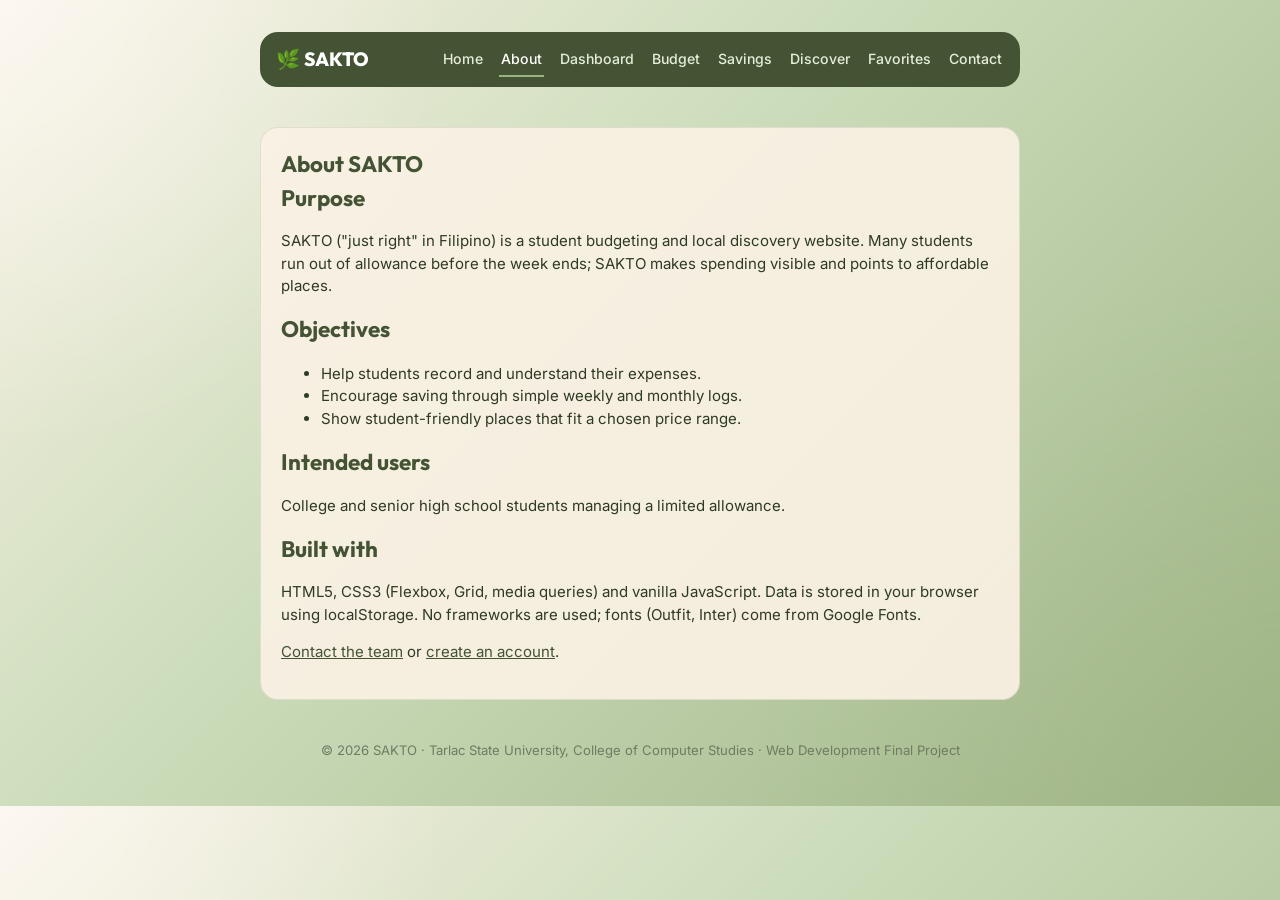
<file: about.html>
<!DOCTYPE html>
<html lang="en">
<head>
  <meta charset="UTF-8">
  <meta name="viewport" content="width=device-width, initial-scale=1.0">
  <title>SAKTO - About</title>
  <meta name="description" content="Learn about SAKTO, its objectives, intended users and the technologies behind it.">
  <meta property="og:title" content="SAKTO - About">
  <meta property="og:description" content="Learn about SAKTO, its objectives, intended users and the technologies behind it.">
  <meta property="og:image" content="assets/hero.svg">
  <meta property="og:type" content="website">
  <link rel="icon" type="image/svg+xml" href="assets/favicon.svg">
  <script src="app.js"></script>
  <link rel="stylesheet" href="style.css">
</head>
<body>
  <header class="site-header"><a class="brand-link" href="index.html">🌿 SAKTO</a><button type="button" class="nav-toggle" aria-label="Toggle menu" aria-expanded="false">☰</button><nav id="siteNav" aria-label="Main navigation"><a href="index.html">Home</a><a href="about.html">About</a><a href="dashboard.html">Dashboard</a><a href="budget.html">Budget</a><a href="savings.html">Savings</a><a href="local-discovery.html">Discover</a><a href="favorites.html">Favorites</a><a href="contact.html">Contact</a></nav></header>
<div role="main" class="container wide-container">
    <article class="page-box section-card prose">
      <h1>About SAKTO</h1>
      <h2>Purpose</h2>
      <p>SAKTO ("just right" in Filipino) is a student budgeting and local discovery website. Many students run out of allowance before the week ends; SAKTO makes spending visible and points to affordable places.</p>
      <h2>Objectives</h2>
      <ul><li>Help students record and understand their expenses.</li><li>Encourage saving through simple weekly and monthly logs.</li><li>Show student-friendly places that fit a chosen price range.</li></ul>
      <h2>Intended users</h2>
      <p>College and senior high school students managing a limited allowance.</p>
      <h2>Built with</h2>
      <p>HTML5, CSS3 (Flexbox, Grid, media queries) and vanilla JavaScript. Data is stored in your browser using localStorage. No frameworks are used; fonts (Outfit, Inter) come from Google Fonts.</p>
      <p><a href="contact.html">Contact the team</a> or <a href="register.html">create an account</a>.</p>
    </article>
  </div>
<footer class="site-footer"><p>© 2026 SAKTO · Tarlac State University, College of Computer Studies · Web Development Final Project</p></footer>
</body>
</html>
</file>
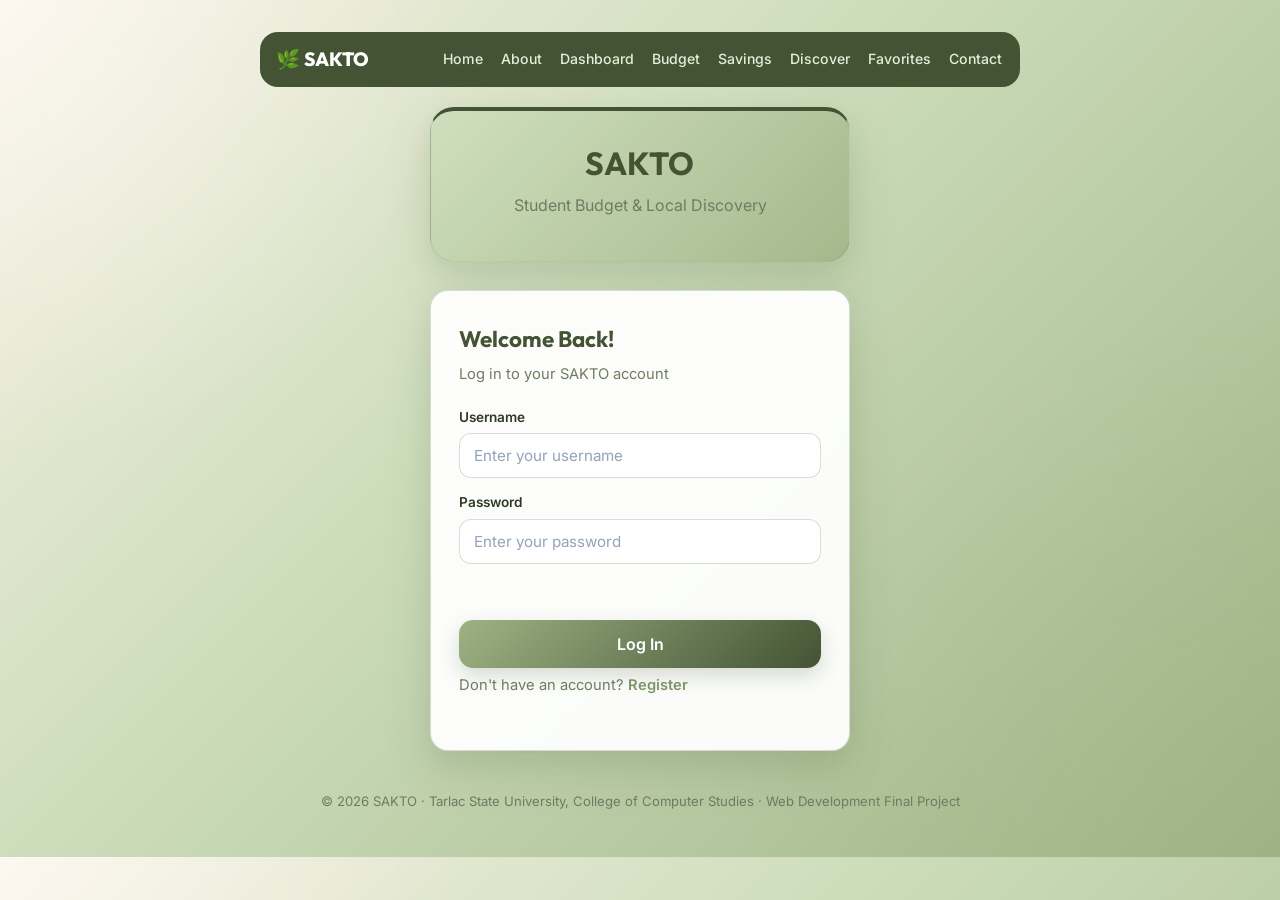
<file: budget.html>
<!DOCTYPE html>
<html lang="en">
<head>
  <meta charset="UTF-8">
  <meta name="viewport" content="width=device-width, initial-scale=1.0">
  <title>SAKTO - Budget Tracker</title>
  <meta name="description" content="Set a student budget, log daily expenses by category and see what is left.">
  <meta property="og:title" content="SAKTO - Budget Tracker">
  <meta property="og:description" content="Set a student budget, log daily expenses by category and see what is left.">
  <meta property="og:image" content="assets/hero.svg">
  <meta property="og:type" content="website">
  <link rel="icon" type="image/svg+xml" href="assets/favicon.svg">
  <script src="app.js"></script>
  <link rel="stylesheet" href="style.css">
<style>
    .budget-input-row {
      display: flex;
      gap: 10px;
      flex-wrap: wrap;
      margin-top: 10px;
    }

    .budget-input-row input {
      flex: 1;
      min-width: 200px;
      padding: 10px;
      border: 1px solid #ccc;
      border-radius: 8px;
      font-size: 16px;
    }

    .budget-input-row button {
      padding: 10px 16px;
      border: none;
      border-radius: 8px;
      cursor: pointer;
      font-size: 16px;
    }
</style>
</head>

<body data-protected="true">
  <header class="site-header"><a class="brand-link" href="index.html">🌿 SAKTO</a><button type="button" class="nav-toggle" aria-label="Toggle menu" aria-expanded="false">☰</button><nav id="siteNav" aria-label="Main navigation"><a href="index.html">Home</a><a href="about.html">About</a><a href="dashboard.html">Dashboard</a><a href="budget.html">Budget</a><a href="savings.html">Savings</a><a href="local-discovery.html">Discover</a><a href="favorites.html">Favorites</a><a href="contact.html">Contact</a></nav></header>

  <div role="main" class="container wide-container">

    <div class="logo">
      <p class="brand-name">SAKTO</p>
      <p>Student Budget & Local Discovery</p>
    </div>

    <div class="page-box">
      <h1>💰 Budget Tracker</h1>
      <p class="page-description">
        Keep track of your student budget and daily expenses.
      </p>

      <div class="section-card">
        <h3>Set Your Total Budget</h3>
        <p>You can enter or change your total budget anytime.</p>
        <div class="budget-input-row">
          <input
            type="number"
            id="budgetInput"
            placeholder="Enter total budget"
            min="0"
            step="0.01"
          >
          <button type="button" id="saveBudgetBtn">Save Budget</button>
        </div>
      </div>

      <div class="budget-summary">
        <div class="budget-card">
          <h3>Total Budget</h3>
          <p id="totalBudget">₱1,000.00</p>
        </div>

        <div class="budget-card">
          <h3>Total Expenses</h3>
          <p id="totalExpenses">₱0.00</p>
        </div>

        <div class="budget-card">
          <h3>Remaining</h3>
          <p id="remaining">₱1,000.00</p>
        </div>
      </div>

      <div class="section-card">
        <h3>Add Expense</h3>

        <form id="expenseForm">
          <label for="expenseName">Expense Name</label>
          <input
            type="text"
            id="expenseName"
            placeholder="Example: Lunch"
            required
          >

          <label for="expenseAmount">Amount</label>
          <input
            type="number"
            id="expenseAmount"
            placeholder="₱0.00"
            min="0.01"
            step="0.01"
            required
          >

          <label for="expenseCategory">Category</label>
          <select id="expenseCategory" required>
            <option value="">Select Category</option>
            <option>Food</option>
            <option>Transportation</option>
            <option>School</option>
            <option>Shopping</option>
            <option>Entertainment</option>
            <option>Other</option>
          </select>

          <button type="submit">Add Expense</button>
        </form>
      </div>

      <div class="section-card">
        <h3>Recent Expenses</h3>
        <div id="expenseList"></div>
      </div>

      <div class="page-navigation">
        <a href="dashboard.html">← Back to Dashboard</a>
      </div>
    </div>
  </div>

  <script>
    let totalBudget = parseFloat(localStorage.getItem("sakto-budget")) || 1000;
    const budgetInput = document.getElementById("budgetInput");
    const saveBudgetBtn = document.getElementById("saveBudgetBtn");
    const expenseForm = document.getElementById("expenseForm");
    const expenseList = document.getElementById("expenseList");
    const totalExpensesDisplay = document.getElementById("totalExpenses");
    const remainingDisplay = document.getElementById("remaining");

    let expenses = JSON.parse(localStorage.getItem("sakto-expenses")) || [];

    function formatPeso(amount) {
      return SAKTO.cur() + amount.toLocaleString("en-PH", {
        minimumFractionDigits: 2,
        maximumFractionDigits: 2
      });
    }

    function updateBudgetDisplay() {
      document.getElementById("totalBudget").textContent = formatPeso(totalBudget);
      budgetInput.value = totalBudget;
    }

    saveBudgetBtn.addEventListener("click", function() {
      const newBudget = parseFloat(budgetInput.value);

      if (isNaN(newBudget) || newBudget < 0) {
        alert("Please enter a valid budget amount.");
        return;
      }

      totalBudget = newBudget;
      localStorage.setItem("sakto-budget", totalBudget);
      displayExpenses();
      alert("Your total budget has been saved!");
    });

    function displayExpenses() {
      updateBudgetDisplay();
      expenseList.innerHTML = "";
      let totalExpenses = 0;

      if (expenses.length === 0) {
        expenseList.innerHTML = `
          <div class="expense-item">
            <div>
              <strong>No expenses yet</strong>
              <small>Your added expenses will appear here.</small>
            </div>
            <span>₱0.00</span>
          </div>
        `;
      } else {
        expenses.forEach((expense, index) => {
          totalExpenses += expense.amount;

          const expenseItem = document.createElement("div");
          expenseItem.className = "expense-item";

          expenseItem.innerHTML = `
            <div>
              <strong>${escapeHTML(expense.name)}</strong>
              <small>${escapeHTML(expense.category)}</small>
            </div>
            <span>${formatPeso(expense.amount)}</span>
            <button type="button" onclick="deleteExpense(${index})">
              Delete
            </button>
          `;

          expenseList.appendChild(expenseItem);
        });
      }

      totalExpensesDisplay.textContent = formatPeso(totalExpenses);

      const remaining = totalBudget - totalExpenses;
      remainingDisplay.textContent = formatPeso(remaining);
    }

    function escapeHTML(text) {
      const div = document.createElement("div");
      div.textContent = text;
      return div.innerHTML;
    }

    expenseForm.addEventListener("submit", function(event) {
      event.preventDefault();

      const name = document.getElementById("expenseName").value.trim();
      const amount = parseFloat(
        document.getElementById("expenseAmount").value
      );
      const category = document.getElementById("expenseCategory").value;

      if (!name || isNaN(amount) || amount <= 0 || !category) {
        alert("Please complete all fields.");
        return;
      }

      expenses.push({
        name: name,
        amount: amount,
        category: category,
        time: Date.now()
      });

      localStorage.setItem("sakto-expenses", JSON.stringify(expenses));

      displayExpenses();
      expenseForm.reset();
    });

    function deleteExpense(index) {
      expenses.splice(index, 1);
      localStorage.setItem("sakto-expenses", JSON.stringify(expenses));
      displayExpenses();
    }

    displayExpenses();
  </script>
<footer class="site-footer"><p>© 2026 SAKTO · Tarlac State University, College of Computer Studies · Web Development Final Project</p></footer>
</body>
</html>
</file>
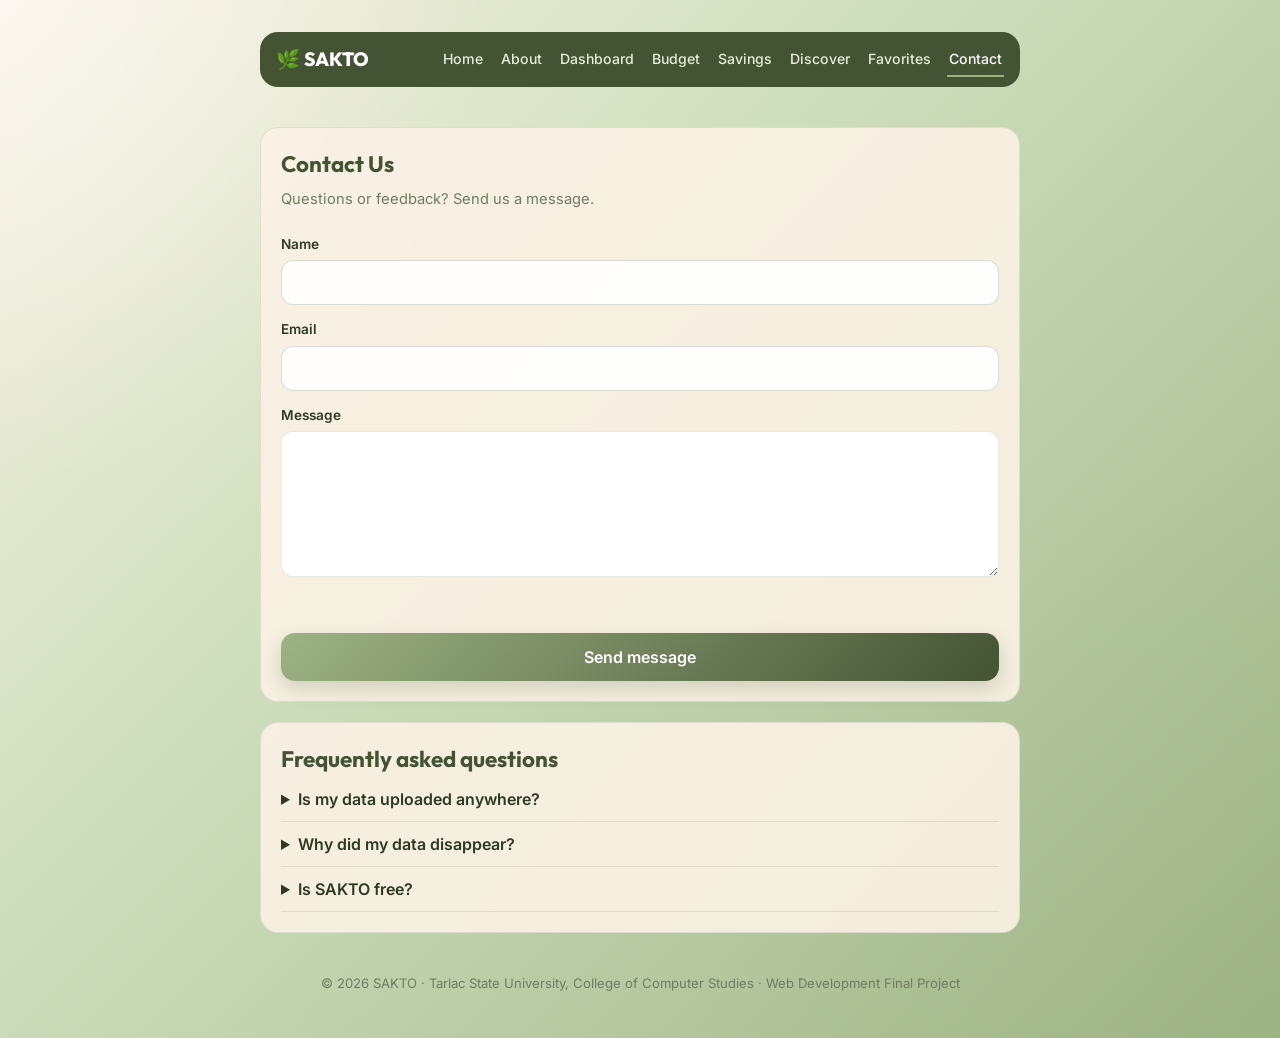
<file: contact.html>
<!DOCTYPE html>
<html lang="en">
<head>
  <meta charset="UTF-8">
  <meta name="viewport" content="width=device-width, initial-scale=1.0">
  <title>SAKTO - Contact</title>
  <meta name="description" content="Contact the SAKTO team with questions or feedback.">
  <meta property="og:title" content="SAKTO - Contact">
  <meta property="og:description" content="Contact the SAKTO team with questions or feedback.">
  <meta property="og:image" content="assets/hero.svg">
  <meta property="og:type" content="website">
  <link rel="icon" type="image/svg+xml" href="assets/favicon.svg">
  <script src="app.js"></script>
  <link rel="stylesheet" href="style.css">
</head>
<body>
  <header class="site-header"><a class="brand-link" href="index.html">🌿 SAKTO</a><button type="button" class="nav-toggle" aria-label="Toggle menu" aria-expanded="false">☰</button><nav id="siteNav" aria-label="Main navigation"><a href="index.html">Home</a><a href="about.html">About</a><a href="dashboard.html">Dashboard</a><a href="budget.html">Budget</a><a href="savings.html">Savings</a><a href="local-discovery.html">Discover</a><a href="favorites.html">Favorites</a><a href="contact.html">Contact</a></nav></header>
<div role="main" class="container wide-container">
    <section class="page-box section-card">
      <h1>Contact Us</h1>
      <p class="page-description">Questions or feedback? Send us a message.</p>
      <form id="contactForm" novalidate>
        <label for="cName">Name</label><input type="text" id="cName" autocomplete="name">
        <label for="cEmail">Email</label><input type="email" id="cEmail" autocomplete="email">
        <label for="cMessage">Message</label><textarea id="cMessage" rows="5"></textarea>
        <p class="form-error" id="formError" role="alert"></p>
        <button type="submit">Send message</button>
      </form>
    </section>
    <section class="page-box section-card" aria-labelledby="faq">
      <h2 id="faq">Frequently asked questions</h2>
      <details><summary>Is my data uploaded anywhere?</summary><p>No. Everything is saved in your own browser.</p></details>
      <details><summary>Why did my data disappear?</summary><p>Clearing browser data or switching devices removes it, since there is no server.</p></details>
      <details><summary>Is SAKTO free?</summary><p>Yes, it is a student project.</p></details>
    </section>
  </div>
<footer class="site-footer"><p>© 2026 SAKTO · Tarlac State University, College of Computer Studies · Web Development Final Project</p></footer>
</body>
</html>
</file>
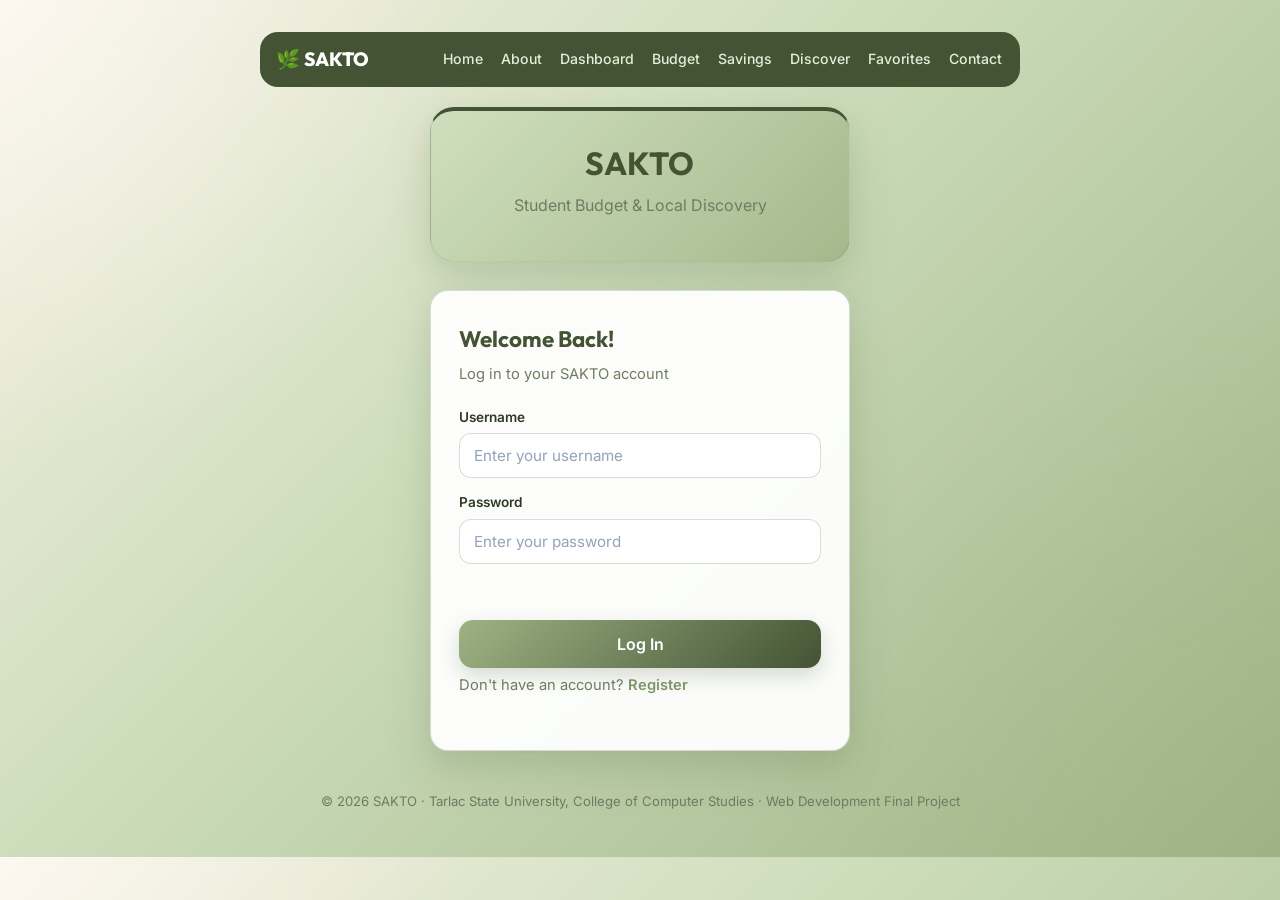
<file: dashboard.html>
<!DOCTYPE html>
<html lang="en">
<head>
  <meta charset="UTF-8">
  <meta name="viewport" content="width=device-width, initial-scale=1.0">
  <title>SAKTO - Dashboard</title>
  <meta name="description" content="Your SAKTO dashboard: recent activity, quick links and app settings.">
  <meta property="og:title" content="SAKTO - Dashboard">
  <meta property="og:description" content="Your SAKTO dashboard: recent activity, quick links and app settings.">
  <meta property="og:image" content="assets/hero.svg">
  <meta property="og:type" content="website">
  <link rel="icon" type="image/svg+xml" href="assets/favicon.svg">
  <script src="app.js"></script>
  <link rel="stylesheet" href="style.css">
  <style>
    
    .password-modal-overlay {
      display: none;
      position: fixed;
      inset: 0;
      background: rgba(0, 0, 0, 0.5);
      align-items: center;
      justify-content: center;
      z-index: 1000;
      padding: 16px;
    }
    .password-modal-overlay.show {
      display: flex;
    }
    .password-modal {
      background: var(--surface, #fff);
      border-radius: var(--radius, 14px);
      padding: 20px;
      width: 100%;
      max-width: 340px;
      box-shadow: var(--shadow, 0 4px 16px rgba(0,0,0,0.15));
    }
    .password-modal h3 {
      margin: 0 0 4px;
      font-size: 1.05rem;
    }
    .password-modal label {
      display: block;
      font-size: 0.82rem;
      font-weight: 600;
      margin: 12px 0 4px;
    }
    .password-modal input {
      display: block;
      width: 100%;
      padding: 12px 14px;
      border: 1.5px solid var(--border, #E2E8F0);
      border-radius: 10px;
      font-family: inherit;
      font-size: 0.95rem;
      box-sizing: border-box;
    }
    .password-error {
      color: var(--danger, #D95763);
      font-size: 0.82rem;
      min-height: 18px;
      margin: 10px 0 0;
    }
    .password-modal-actions {
      display: flex;
      justify-content: flex-end;
      gap: 10px;
      margin-top: 14px;
    }
    .modal-btn {
      padding: 9px 16px;
      border-radius: 8px;
      border: none;
      cursor: pointer;
      font-size: 0.88rem;
      font-weight: 600;
    }
    .modal-btn.cancel {
      background: var(--bg, #F6F8FB);
      color: var(--text, #1E293B);
    }
    .modal-btn.save {
      background: var(--primary, #1F3A5F);
      color: #fff;
    }
    .modal-btn.save:hover { background: var(--primary-dark, #162A47); }
    body.dark-mode .password-modal {
      background-color: #1E2530;
      color: #EDEFF2;
    }
    body.dark-mode .password-modal input {
      background-color: #14181f;
      color: #EDEFF2;
      border-color: #2C3644;
    }
    body.dark-mode .modal-btn.cancel {
      background-color: #14181f;
      color: #EDEFF2;
    }
  </style>
</head>
<body data-protected="true">
  <header class="site-header"><a class="brand-link" href="index.html">🌿 SAKTO</a><button type="button" class="nav-toggle" aria-label="Toggle menu" aria-expanded="false">☰</button><nav id="siteNav" aria-label="Main navigation"><a href="index.html">Home</a><a href="about.html">About</a><a href="dashboard.html">Dashboard</a><a href="budget.html">Budget</a><a href="savings.html">Savings</a><a href="local-discovery.html">Discover</a><a href="favorites.html">Favorites</a><a href="contact.html">Contact</a></nav></header>

  <div role="main" class="container wide-container">
    <div class="logo">
      <p class="brand-name">SAKTO</p>
      <p>Student Budget & Local Discovery</p>
    </div>

    <!-- Greeting -->
    <div class="utility-greeting">
      <h2 id="greetingText">Hello!</h2>
      <p id="dateTimeText"></p>
    </div>

    <!-- Login / profile status -->
    <div class="profile-status">
      <div class="profile-info">
        <div class="avatar" id="avatarInitial">S</div>
        <div>
          <div><strong id="userName">Student</strong></div>
          <small>● Logged in</small>
        </div>
      </div>
      <a href="index.html" id="logoutLink" >Log out</a>
    </div>

    <div class="dashboard">
      <h1>Welcome to SAKTO!</h1>
      <p class="dashboard-description">
        Manage your student budget and discover useful local places.
      </p>

      <div class="dashboard-buttons" >
        <a href="budget.html"><button type="button">💰 Budget Tracker</button></a>
        <a href="savings.html"><button type="button">🐷 Savings</button></a>
        <a href="local-discovery.html"><button type="button">📍 Local Discovery</button></a>
        <a href="favorites.html"><button type="button">⭐ Favorite Spots</button></a>
      </div>
    </div>

   
    <div class="activity-feed">
      <h3>Recent Activity</h3>
      <div id="activityList"></div>
    </div>

   
    <div class="settings-card">
      <h3>⚙️ Settings</h3>

      
      <div class="settings-row">
        <div class="settings-row-label">
          Currency
          <small>Used across budget and expenses</small>
        </div>
        <select id="currencySelect" class="currency-select">
          <option value="₱">₱ PHP</option>
          <option value="$">$ USD</option>
          <option value="€">€ EUR</option>
          <option value="£">£ GBP</option>
        </select>
      </div>

      
      <div class="settings-row">
        <div class="settings-row-label">
          Dark Mode
          <small>Easier on the eyes at night</small>
        </div>
        <label class="toggle-switch">
          <input type="checkbox" id="darkModeToggle">
          <span class="toggle-slider"></span>
        </label>
      </div>

      
      <div class="settings-row">
        <div class="settings-row-label">
          Budget Alerts
          <small>Notify when nearing your limit</small>
        </div>
        <label class="toggle-switch">
          <input type="checkbox" id="budgetAlertsToggle" checked>
          <span class="toggle-slider"></span>
        </label>
      </div>

      <div class="settings-row">
        <div class="settings-row-label">
          Local Deals
          <small>Notify about nearby student deals</small>
        </div>
        <label class="toggle-switch">
          <input type="checkbox" id="dealsAlertsToggle" checked>
          <span class="toggle-slider"></span>
        </label>
      </div>

      
      <div class="settings-row">
        <div class="settings-row-label">
          Font Size
          <small>Adjust text size across the app</small>
        </div>
        <select id="fontSizeSelect" class="currency-select">
          <option value="small">Small</option>
          <option value="medium" selected>Medium</option>
          <option value="large">Large</option>
        </select>
      </div>

     
      <div class="settings-row">
        <div class="settings-row-label">
          Language
          <small>Choose your preferred language</small>
        </div>
        <select id="languageSelect" class="currency-select">
          <option value="en">English</option>
          <option value="tl">Tagalog</option>
        </select>
      </div>

      <div class="settings-row">
        <div class="settings-row-label">
          Password
          <small>Update your account password</small>
        </div>
        <button type="button" class="modal-btn cancel" id="openPasswordModalBtn">Change</button>
      </div>
    </div>
  </div>

  <div id="changePasswordModal" class="password-modal-overlay">
    <div class="password-modal">
      <h3>Change Password</h3>

      <label for="currentPassword">Current Password</label>
      <input type="password" id="currentPassword" placeholder="Enter current password">

      <label for="newPassword">New Password</label>
      <input type="password" id="newPassword" placeholder="Enter new password">

      <label for="confirmPassword">Confirm New Password</label>
      <input type="password" id="confirmPassword" placeholder="Re-enter new password">

      <p id="passwordError" class="password-error"></p>

      <div class="password-modal-actions">
        <button type="button" class="modal-btn cancel" id="cancelPasswordBtn">Cancel</button>
        <button type="button" class="modal-btn save" id="savePasswordBtn">Save</button>
      </div>
    </div>
  </div>
  

  <script>
    function updateGreeting() {
      const now = new Date();
      const hour = now.getHours();
      let greeting = "Good evening!";
      if (hour < 12) greeting = "Good morning!";
      else if (hour < 18) greeting = "Good afternoon!";

      document.getElementById("greetingText").textContent = greeting;

      const options = {
        weekday: "long",
        year: "numeric",
        month: "long",
        day: "numeric",
        hour: "2-digit",
        minute: "2-digit"
      };
      document.getElementById("dateTimeText").textContent =
        now.toLocaleDateString("en-US", options);
    }
    updateGreeting();
    setInterval(updateGreeting, 60000); // refresh every minute

    function readStorage(key) {
      try {
        const saved = localStorage.getItem(key);
        return saved ? JSON.parse(saved) : [];
      } catch (err) {
        return [];
      }
    }

    function timeAgo(ts) {
      if (!ts) return 'Earlier';
      const diffMs = Date.now() - ts;
      const mins = Math.floor(diffMs / 60000);
      if (mins < 1) return 'Just now';
      if (mins < 60) return mins + (mins === 1 ? ' min ago' : ' mins ago');
      const hours = Math.floor(mins / 60);
      if (hours < 24) return hours + (hours === 1 ? ' hour ago' : ' hours ago');
      const days = Math.floor(hours / 24);
      if (days === 1) return 'Yesterday';
      if (days < 7) return days + ' days ago';
      return new Date(ts).toLocaleDateString('en-US', { month: 'short', day: 'numeric' });
    }

    function formatPeso(num) {
      return SAKTO.cur() + num.toLocaleString('en-PH', { minimumFractionDigits: 2, maximumFractionDigits: 2 });
    }

    function buildActivity() {
      const activity = [];

      readStorage('sakto-expenses').forEach(exp => {
        activity.push({
          text: `Added expense: ${exp.name} — ${formatPeso(exp.amount)}`,
          time: exp.time || 0
        });
      });

      readStorage('sakto-savings').forEach(entry => {
        const label = entry.label || entry.period;
        activity.push({
          text: `Logged savings (${label}): ${formatPeso(entry.amount)}`,
          time: entry.time || 0
        });
      });

      readStorage('sakto-favorites').forEach(fav => {
        activity.push({
          text: `Favorited: ${fav.name}`,
          time: fav.time || 0
        });
      });

      return activity.sort((a, b) => b.time - a.time).slice(0, 6);
    }

    function renderActivity() {
      const list = document.getElementById("activityList");
      const recentActivity = buildActivity();
      list.innerHTML = "";

      if (recentActivity.length === 0) {
        list.innerHTML = '<p style="color:var(--muted);">No recent activity yet — start adding expenses, savings, or favorites!</p>';
        return;
      }

      recentActivity.forEach(item => {
        const row = document.createElement("div");
        row.className = "activity-item";
        row.innerHTML = `
          <span>${SAKTO.esc(item.text)}</span>
          <span class="activity-time">${timeAgo(item.time)}</span>
        `;
        list.appendChild(row);
      });
    }
    renderActivity();

    const darkModeToggle = document.getElementById('darkModeToggle');

    if (localStorage.getItem('sakto-dark-mode') === 'true') {
      document.body.classList.add('dark-mode');
      darkModeToggle.checked = true;
    }

    darkModeToggle.addEventListener('change', () => {
      document.body.classList.toggle('dark-mode', darkModeToggle.checked);
      try {
        localStorage.setItem('sakto-dark-mode', darkModeToggle.checked);
      } catch (err) {}
    });

    const currencySelect = document.getElementById('currencySelect');
    const savedCurrency = localStorage.getItem('sakto-currency');
    if (savedCurrency) currencySelect.value = savedCurrency;

    currencySelect.addEventListener('change', () => {
      try {
        localStorage.setItem('sakto-currency', currencySelect.value);
      } catch (err) {}
    });

    const budgetAlertsToggle = document.getElementById('budgetAlertsToggle');
    const dealsAlertsToggle = document.getElementById('dealsAlertsToggle');

    budgetAlertsToggle.checked = localStorage.getItem('sakto-budget-alerts') !== 'false';
    dealsAlertsToggle.checked = localStorage.getItem('sakto-deals-alerts') !== 'false';

    budgetAlertsToggle.addEventListener('change', () => {
      try {
        localStorage.setItem('sakto-budget-alerts', budgetAlertsToggle.checked);
      } catch (err) {}
    });

    dealsAlertsToggle.addEventListener('change', () => {
      try {
        localStorage.setItem('sakto-deals-alerts', dealsAlertsToggle.checked);
      } catch (err) {}
    });

    const fontSizeSelect = document.getElementById('fontSizeSelect');
    const fontSizeMap = { small: '14px', medium: '16px', large: '19px' };

    function applyFontSize(size) {
      document.documentElement.style.fontSize = fontSizeMap[size] || fontSizeMap.medium;
    }

    let savedFontSize = 'medium';
    try {
      savedFontSize = localStorage.getItem('sakto-font-size') || 'medium';
    } catch (err) {}
    fontSizeSelect.value = savedFontSize;
    applyFontSize(savedFontSize);

    fontSizeSelect.addEventListener('change', () => {
      try {
        localStorage.setItem('sakto-font-size', fontSizeSelect.value);
      } catch (err) {}
      applyFontSize(fontSizeSelect.value);
    });

    // ---------- Language ----------
    const languageSelect = document.getElementById('languageSelect');

    try {
      const savedLanguage = localStorage.getItem('sakto-language');
      if (savedLanguage) languageSelect.value = savedLanguage;
    } catch (err) {}

    languageSelect.addEventListener('change', () => {
      try {
        localStorage.setItem('sakto-language', languageSelect.value);
      } catch (err) {}
      // Hook your translation function here if/when the app supports
      // multiple languages, e.g. applyTranslations(languageSelect.value);
    });

    // ---------- Change password ----------
    const changePasswordModal = document.getElementById('changePasswordModal');
    const currentPasswordInput = document.getElementById('currentPassword');
    const newPasswordInput = document.getElementById('newPassword');
    const confirmPasswordInput = document.getElementById('confirmPassword');
    const passwordErrorEl = document.getElementById('passwordError');

    function openPasswordModal() {
      changePasswordModal.classList.add('show');
    }

    function closePasswordModal() {
      changePasswordModal.classList.remove('show');
      currentPasswordInput.value = '';
      newPasswordInput.value = '';
      confirmPasswordInput.value = '';
      passwordErrorEl.style.color = '';
      passwordErrorEl.textContent = '';
    }

    function submitPasswordChange() {
      const current = currentPasswordInput.value;
      const newPass = newPasswordInput.value;
      const confirm = confirmPasswordInput.value;

      if (!current || !newPass || !confirm) {
        passwordErrorEl.style.color = '';
        passwordErrorEl.textContent = 'Please fill in all fields.';
        return;
      }
      if (newPass.length < 6) {
        passwordErrorEl.style.color = '';
        passwordErrorEl.textContent = 'New password must be at least 6 characters.';
        return;
      }
      if (newPass !== confirm) {
        passwordErrorEl.style.color = '';
        passwordErrorEl.textContent = 'New passwords do not match.';
        return;
      }

      
      passwordErrorEl.style.color = '#3E9B5C';
      passwordErrorEl.textContent = 'Password updated!';
      setTimeout(closePasswordModal, 1200);
    }

    document.getElementById('openPasswordModalBtn').addEventListener('click', openPasswordModal);
    document.getElementById('cancelPasswordBtn').addEventListener('click', closePasswordModal);
    document.getElementById('savePasswordBtn').addEventListener('click', submitPasswordChange);
    changePasswordModal.addEventListener('click', (e) => {
      if (e.target === changePasswordModal) closePasswordModal();
    });
  </script>
  
<footer class="site-footer"><p>© 2026 SAKTO · Tarlac State University, College of Computer Studies · Web Development Final Project</p></footer>
</body>
</html>
</file>
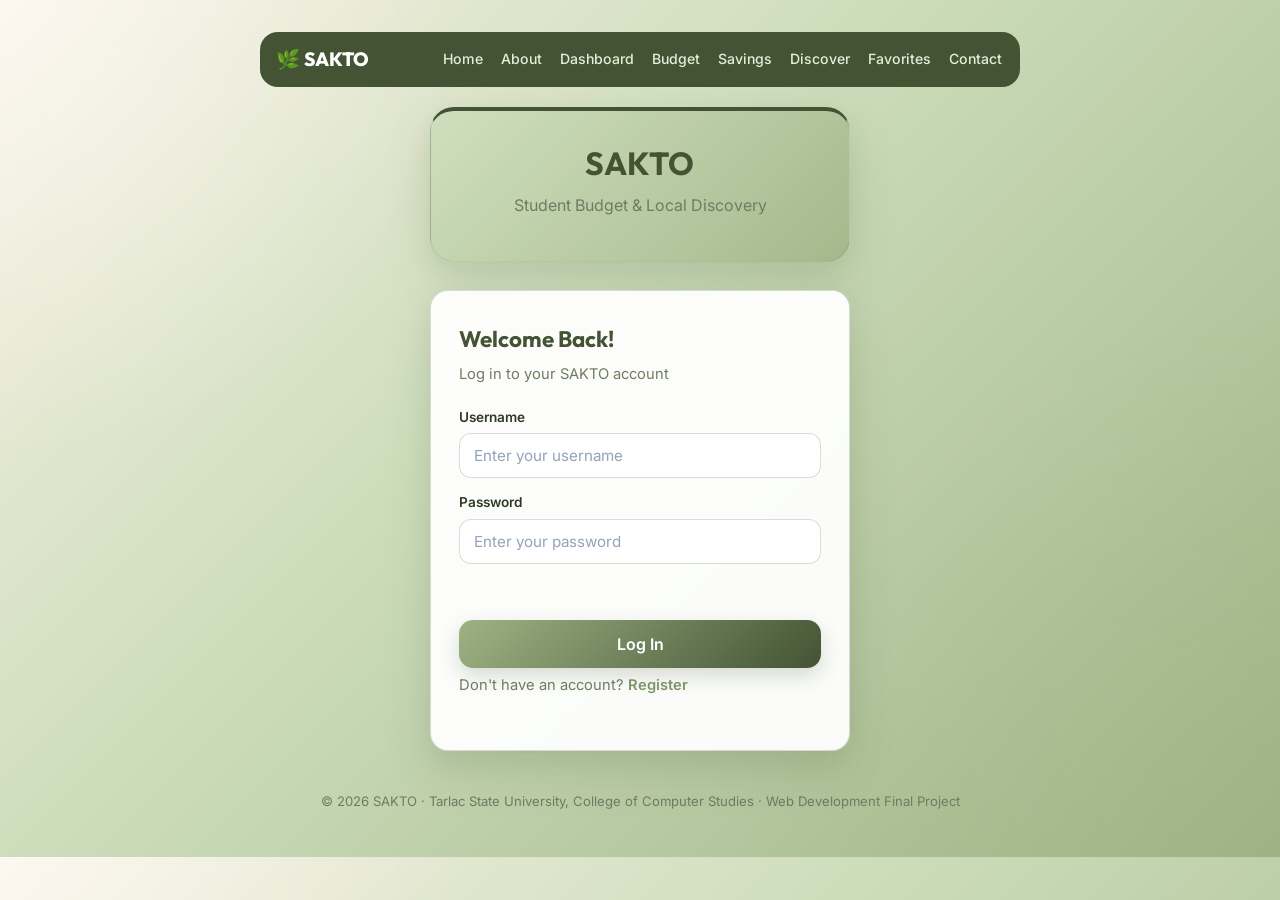
<file: favorites.html>
<!DOCTYPE html>
<html lang="en">
<head>
  <meta charset="UTF-8">
  <meta name="viewport" content="width=device-width, initial-scale=1.0">
  <title>SAKTO - Favorite Spots</title>
  <meta name="description" content="Your saved student-friendly places from SAKTO Local Discovery.">
  <meta property="og:title" content="SAKTO - Favorite Spots">
  <meta property="og:description" content="Your saved student-friendly places from SAKTO Local Discovery.">
  <meta property="og:image" content="assets/hero.svg">
  <meta property="og:type" content="website">
  <link rel="icon" type="image/svg+xml" href="assets/favicon.svg">
  <script src="app.js"></script>
  <link rel="stylesheet" href="style.css">
</head>
<body data-protected="true">
  <header class="site-header"><a class="brand-link" href="index.html">🌿 SAKTO</a><button type="button" class="nav-toggle" aria-label="Toggle menu" aria-expanded="false">☰</button><nav id="siteNav" aria-label="Main navigation"><a href="index.html">Home</a><a href="about.html">About</a><a href="dashboard.html">Dashboard</a><a href="budget.html">Budget</a><a href="savings.html">Savings</a><a href="local-discovery.html">Discover</a><a href="favorites.html">Favorites</a><a href="contact.html">Contact</a></nav></header>

  <div role="main" class="container wide-container">
    <div class="logo">
      <p class="brand-name">SAKTO</p>
      <p>Student Budget & Local Discovery</p>
    </div>

    <div class="page-box">
      <h1>⭐ Favorite Spots</h1>
      <p class="page-description">
        Keep your favorite student-friendly places in one place.
      </p>

      <div class="favorite-list" id="favorite-list"></div>

      <div class="page-navigation">
        <a href="dashboard.html">← Back to Dashboard</a>
      </div>
    </div>
  </div>

  <script>
    let memoryFavorites = [];
    let storageWorks = true;

    function loadFavorites() {
      if (!storageWorks) return memoryFavorites;
      try {
        const saved = localStorage.getItem('sakto-favorites');
        return saved ? JSON.parse(saved) : [];
      } catch (err) {
        storageWorks = false;
        return memoryFavorites;
      }
    }

    function saveFavorites(favs) {
      if (!storageWorks) { memoryFavorites = favs; return; }
      try {
        localStorage.setItem('sakto-favorites', JSON.stringify(favs));
      } catch (err) {
        storageWorks = false;
        memoryFavorites = favs;
      }
    }

    function render() {
      const favs = loadFavorites();
      const list = document.getElementById('favorite-list');
      list.innerHTML = '';

      if (favs.length === 0) {
        list.innerHTML = `
          <div class="empty-favorite">
            <div>♡</div>
            <h3>Your Favorites</h3>
            <p>Your favorite places can be displayed here.</p>
            <a href="local-discovery.html">Explore Local Places</a>
          </div>
        `;
        return;
      }

      favs.forEach(fav => {
        const card = document.createElement('div');
        card.className = 'favorite-card';
        card.innerHTML = `
          <div class="favorite-icon">${SAKTO.esc(fav.icon)}</div>
          <div class="favorite-info">
            <h3>${SAKTO.esc(fav.name)}</h3>
            <p>${SAKTO.esc(fav.desc)}</p>
            <span>${SAKTO.esc(fav.price)}</span>
          </div>
          <div class="favorite-star" title="Remove from favorites">★</div>
        `;
        card.querySelector('.favorite-star').addEventListener('click', () => {
          saveFavorites(loadFavorites().filter(f => f.name !== fav.name));
          render();
        });
        list.appendChild(card);
      });
    }

    render();
  </script>
<footer class="site-footer"><p>© 2026 SAKTO · Tarlac State University, College of Computer Studies · Web Development Final Project</p></footer>
</body>
</html>
</file>
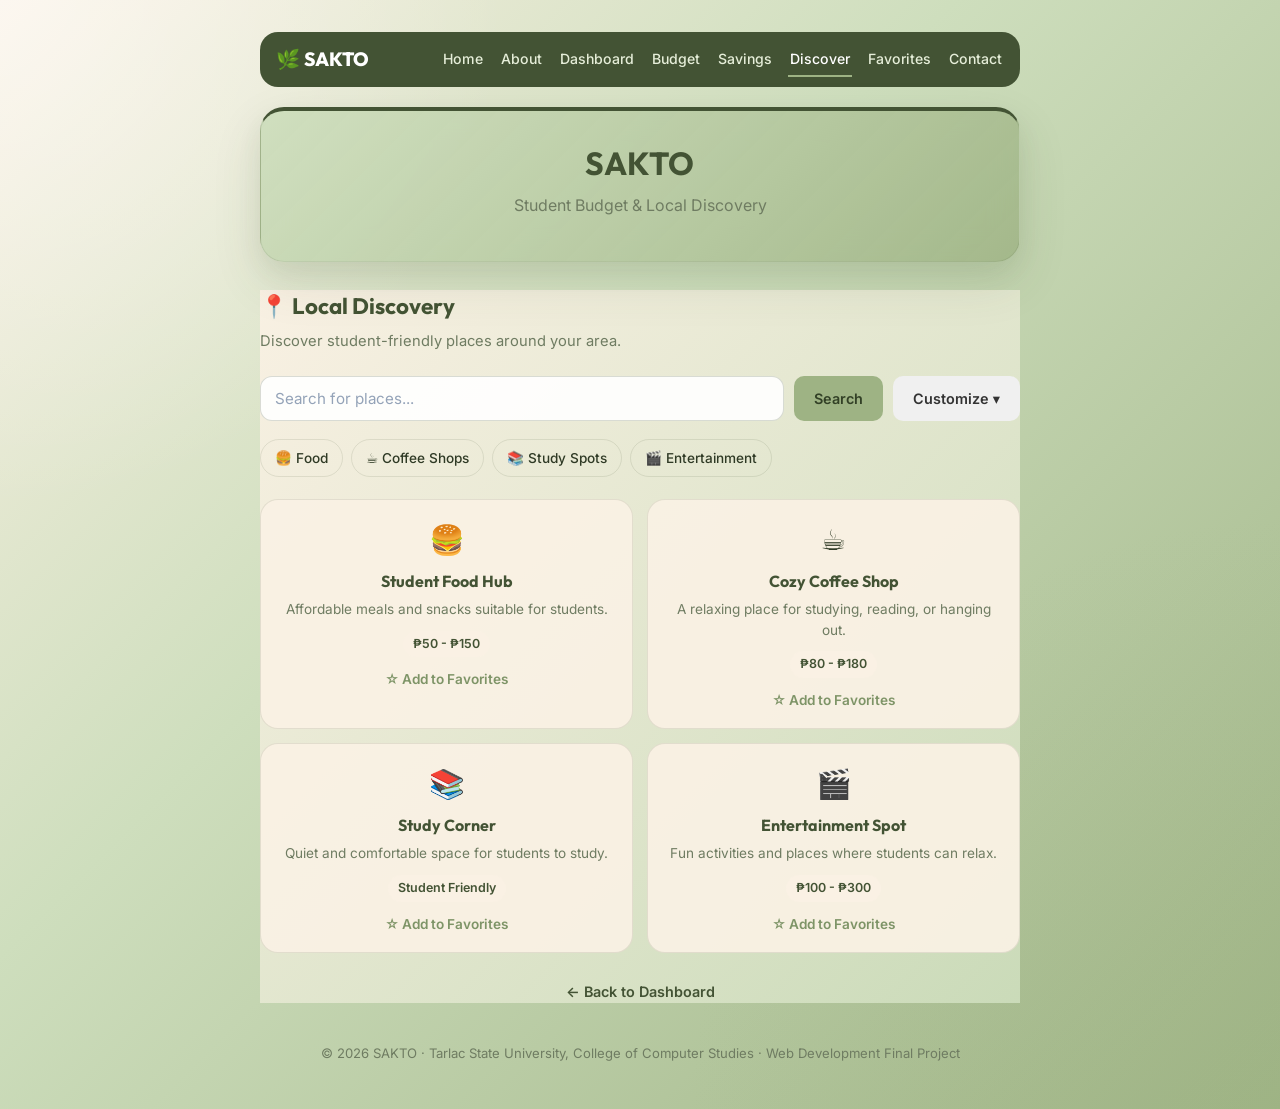
<file: local-discovery.html>
<!DOCTYPE html>
<html lang="en">
<head>
  <meta charset="UTF-8">
  <meta name="viewport" content="width=device-width, initial-scale=1.0">
  <title>SAKTO - Local Discovery</title>
  <meta name="description" content="Find student-friendly food, coffee, study and entertainment spots filtered by your budget.">
  <meta property="og:title" content="SAKTO - Local Discovery">
  <meta property="og:description" content="Find student-friendly food, coffee, study and entertainment spots filtered by your budget.">
  <meta property="og:image" content="assets/hero.svg">
  <meta property="og:type" content="website">
  <link rel="icon" type="image/svg+xml" href="assets/favicon.svg">
  <script src="app.js"></script>
  <link rel="stylesheet" href="style.css">
  <style>
    .search-box {
      display: flex;
      gap: 10px;
      flex-wrap: wrap;
    }

    .search-box input[type="number"] {
      padding: 10px;
      border: 1px solid #ccc;
      border-radius: 8px;
      font-size: 16px;
      width: 100px;
    }

    #customizeBtn {
      background: #f0f0f0;
      color: #333;
    }

    .budget-range-box {
      display: none;
      gap: 10px;
      margin-top: 10px;
      flex-wrap: wrap;
    }

    .budget-range-box.is-open {
      display: flex;
    }

    .place-card {
      cursor: pointer;
    }

    .modal-overlay {
      display: none;
      position: fixed;
      inset: 0;
      background: rgba(0, 0, 0, 0.5);
      align-items: center;
      justify-content: center;
      padding: 20px;
      z-index: 1000;
    }

    .modal-overlay.is-open {
      display: flex;
    }

    .modal-box {
      background: #fff;
      border-radius: 12px;
      max-width: 420px;
      width: 100%;
      max-height: 80vh;
      overflow-y: auto;
      padding: 20px;
      position: relative;
    }

    .modal-close {
      position: absolute;
      top: 12px;
      right: 12px;
      border: none;
      background: #f0f0f0;
      border-radius: 50%;
      width: 32px;
      height: 32px;
      font-size: 16px;
      cursor: pointer;
    }

    .modal-box h3 {
      margin-top: 0;
      padding-right: 30px;
    }

    .menu-item {
      display: flex;
      justify-content: space-between;
      align-items: center;
      padding: 10px 0;
      border-bottom: 1px solid #eee;
    }

    .menu-item.out-of-budget {
      opacity: 0.4;
    }

    .menu-item-name {
      font-weight: 600;
    }

    .menu-item-price {
      color: #444;
    }

    .modal-hint {
      font-size: 13px;
      color: #777;
      margin-top: 10px;
    }
  </style>
</head>
<body>
  <header class="site-header"><a class="brand-link" href="index.html">🌿 SAKTO</a><button type="button" class="nav-toggle" aria-label="Toggle menu" aria-expanded="false">☰</button><nav id="siteNav" aria-label="Main navigation"><a href="index.html">Home</a><a href="about.html">About</a><a href="dashboard.html">Dashboard</a><a href="budget.html">Budget</a><a href="savings.html">Savings</a><a href="local-discovery.html">Discover</a><a href="favorites.html">Favorites</a><a href="contact.html">Contact</a></nav></header>

  <div role="main" class="container wide-container">
    <div class="logo">
      <p class="brand-name">SAKTO</p>
      <p>Student Budget & Local Discovery</p>
    </div>

    <div class="page-box">
      <h1>📍 Local Discovery</h1>
      <p class="page-description">
        Discover student-friendly places around your area.
      </p>

      <div class="search-box">
        <input type="text" placeholder="Search for places..." aria-label="Search for places">
        <button type="button">Search</button>
        <button type="button" id="customizeBtn">Customize ▾</button>
      </div>

      <div class="budget-range-box" id="budgetRangeBox">
        <input type="number" id="budgetMin" aria-label="Minimum budget" placeholder="Min ₱" min="0" step="1">
        <input type="number" id="budgetMax" aria-label="Maximum budget" placeholder="Max ₱" min="0" step="1">
      </div>

      <div class="category-list">
        <a href="#food">🍔 Food</a>
        <a href="#coffee">☕ Coffee Shops</a>
        <a href="#study">📚 Study Spots</a>
        <a href="#entertainment">🎬 Entertainment</a>
      </div>

      <div class="places-grid" id="places-grid">
        <div class="place-card" data-name="Student Food Hub" data-price-min="50" data-price-max="150" id="food" data-menu='[{"name":"Rice Meal","price":50},{"name":"Burger + Fries","price":65},{"name":"Combo Meal","price":120},{"name":"Special Platter","price":150}]'>
          <div class="place-icon">🍔</div>
          <h3>Student Food Hub</h3>
          <p>Affordable meals and snacks suitable for students.</p>
          <span class="price">₱50 - ₱150</span>
          <a href="favorites.html" class="favorite-link" data-icon="🍔" data-name="Student Food Hub" data-desc="Affordable meals and snacks suitable for students." data-price="₱50 - ₱150">☆ Add to Favorites</a>
        </div>

        <div class="place-card" data-name="Cozy Coffee Shop" data-price-min="80" data-price-max="180" id="coffee" data-menu='[{"name":"Brewed Coffee","price":80},{"name":"Cafe Latte","price":120},{"name":"Fruit Frappe","price":150},{"name":"Pastry Set","price":180}]'>
          <div class="place-icon">☕</div>
          <h3>Cozy Coffee Shop</h3>
          <p>A relaxing place for studying, reading, or hanging out.</p>
          <span class="price">₱80 - ₱180</span>
          <a href="favorites.html" class="favorite-link" data-icon="☕" data-name="Cozy Coffee Shop" data-desc="A relaxing place for studying, reading, or hanging out." data-price="₱80 - ₱180">☆ Add to Favorites</a>
        </div>

        <div class="place-card" data-name="Study Corner" data-price-min="0" data-price-max="50" id="study" data-menu='[{"name":"Study Seat (2 hrs)","price":0},{"name":"Study Seat (Whole Day)","price":50},{"name":"Printing (per page)","price":5},{"name":"Bottled Water","price":20}]'>
          <div class="place-icon">📚</div>
          <h3>Study Corner</h3>
          <p>Quiet and comfortable space for students to study.</p>
          <span class="price">Student Friendly</span>
          <a href="favorites.html" class="favorite-link" data-icon="📚" data-name="Study Corner" data-desc="Quiet and comfortable space for students to study." data-price="Student Friendly">☆ Add to Favorites</a>
        </div>

        <div class="place-card" data-name="Entertainment Spot" data-price-min="100" data-price-max="300" id="entertainment" data-menu='[{"name":"Movie Ticket","price":100},{"name":"Snack Combo","price":120},{"name":"Game Room Access","price":150},{"name":"Karaoke Room (per hr)","price":300}]'>
          <div class="place-icon">🎬</div>
          <h3>Entertainment Spot</h3>
          <p>Fun activities and places where students can relax.</p>
          <span class="price">₱100 - ₱300</span>
          <a href="favorites.html" class="favorite-link" data-icon="🎬" data-name="Entertainment Spot" data-desc="Fun activities and places where students can relax." data-price="₱100 - ₱300">☆ Add to Favorites</a>
        </div>
      </div>

      <div class="page-navigation">
        <a href="dashboard.html">← Back to Dashboard</a>
      </div>
    </div>
  </div>

  <div class="modal-overlay" id="menuModal">
    <div class="modal-box">
      <button type="button" class="modal-close" id="modalCloseBtn">✕</button>
      <h3 id="modalTitle">Menu</h3>
      <div id="modalItems"></div>
      <p class="modal-hint" id="modalHint"></p>
    </div>
  </div>

  <script>
    // ---------- Search filter ----------
    const searchInput = document.querySelector('.search-box input[type="text"]');
    const searchBtn = document.querySelector('.search-box button');
    const customizeBtn = document.getElementById('customizeBtn');
    const budgetRangeBox = document.getElementById('budgetRangeBox');
    const budgetMinInput = document.getElementById('budgetMin');
    const budgetMaxInput = document.getElementById('budgetMax');
    const placeCards = document.querySelectorAll('.place-card');

    customizeBtn.addEventListener('click', function () {
      const isOpen = budgetRangeBox.classList.toggle('is-open');
      customizeBtn.textContent = isOpen ? 'Customize ▴' : 'Customize ▾';
    });

    function runSearch() {
      const query = searchInput.value.trim().toLowerCase();

      const minVal = budgetMinInput.value.trim();
      const maxVal = budgetMaxInput.value.trim();
      const filterMin = minVal === '' ? null : parseFloat(minVal);
      const filterMax = maxVal === '' ? null : parseFloat(maxVal);

      placeCards.forEach(card => {
        const name = card.dataset.name.toLowerCase();
        const desc = card.querySelector('p').textContent.toLowerCase();
        const textMatches = name.includes(query) || desc.includes(query);

        const cardMin = parseFloat(card.dataset.priceMin);
        const cardMax = parseFloat(card.dataset.priceMax);

        let budgetMatches = true;
        if (filterMin !== null && !isNaN(cardMax) && cardMax < filterMin) {
          budgetMatches = false;
        }
        if (filterMax !== null && !isNaN(cardMin) && cardMin > filterMax) {
          budgetMatches = false;
        }

        card.style.display = (textMatches && budgetMatches) ? '' : 'none';
      });
    }

    searchInput.addEventListener('input', runSearch);
    searchBtn.addEventListener('click', runSearch);
    budgetMinInput.addEventListener('input', runSearch);
    budgetMaxInput.addEventListener('input', runSearch);

    // ---------- Menu modal ----------
    const menuModal = document.getElementById('menuModal');
    const modalTitle = document.getElementById('modalTitle');
    const modalItems = document.getElementById('modalItems');
    const modalHint = document.getElementById('modalHint');
    const modalCloseBtn = document.getElementById('modalCloseBtn');

    function renderMenu(card) {
      const menu = JSON.parse(card.dataset.menu || '[]');
      modalTitle.textContent = card.dataset.name;

      const minVal = budgetMinInput.value.trim();
      const maxVal = budgetMaxInput.value.trim();
      const filterMin = minVal === '' ? null : parseFloat(minVal);
      const filterMax = maxVal === '' ? null : parseFloat(maxVal);
      const hasFilter = filterMin !== null || filterMax !== null;

      modalItems.innerHTML = '';
      menu.forEach(item => {
        const inBudget =
          (filterMin === null || item.price >= filterMin) &&
          (filterMax === null || item.price <= filterMax);

        const row = document.createElement('div');
        row.className = 'menu-item' + (hasFilter && !inBudget ? ' out-of-budget' : '');
        row.innerHTML = `
          <span class="menu-item-name">${item.name}</span>
          <span class="menu-item-price">₱${item.price.toFixed(2)}</span>
        `;
        modalItems.appendChild(row);
      });

      modalHint.textContent = hasFilter
        ? 'Greyed-out items fall outside your Customize budget range.'
        : 'Set a Min/Max budget in Customize to highlight what fits.';
    }

    function openMenuModal(card) {
      renderMenu(card);
      menuModal.classList.add('is-open');
    }

    function closeMenuModal() {
      menuModal.classList.remove('is-open');
    }

    placeCards.forEach(card => {
      card.addEventListener('click', function (e) {
        if (e.target.closest('.favorite-link')) return;
        openMenuModal(card);
      });
    });

    modalCloseBtn.addEventListener('click', closeMenuModal);
    menuModal.addEventListener('click', function (e) {
      if (e.target === menuModal) closeMenuModal();
    });

    // ---------- Favorites (shared with favorites.html via localStorage) ----------
    let memoryFavorites = [];
    let storageWorks = true;

    function loadFavorites() {
      if (!storageWorks) return memoryFavorites;
      try {
        const saved = localStorage.getItem('sakto-favorites');
        return saved ? JSON.parse(saved) : [];
      } catch (err) {
        storageWorks = false;
        return memoryFavorites;
      }
    }

    function saveFavorites(favs) {
      if (!storageWorks) { memoryFavorites = favs; return; }
      try {
        localStorage.setItem('sakto-favorites', JSON.stringify(favs));
      } catch (err) {
        storageWorks = false;
        memoryFavorites = favs;
      }
    }

    function updateFavoriteLinks() {
      const favs = loadFavorites();
      document.querySelectorAll('.favorite-link').forEach(link => {
        const isFav = favs.some(f => f.name === link.dataset.name);
        link.textContent = isFav ? '★ Added to Favorites' : '☆ Add to Favorites';
        link.classList.toggle('is-favorite', isFav);
      });
    }

    document.querySelectorAll('.favorite-link').forEach(link => {
      link.addEventListener('click', function (e) {
        e.preventDefault();
        const favs = loadFavorites();
        const already = favs.some(f => f.name === link.dataset.name);

        if (already) {
          saveFavorites(favs.filter(f => f.name !== link.dataset.name));
        } else {
          favs.push({
            icon: link.dataset.icon,
            name: link.dataset.name,
            desc: link.dataset.desc,
            price: link.dataset.price,
            time: Date.now()
          });
          saveFavorites(favs);
        }
        updateFavoriteLinks();
      });
    });

    updateFavoriteLinks();
  </script>
<footer class="site-footer"><p>© 2026 SAKTO · Tarlac State University, College of Computer Studies · Web Development Final Project</p></footer>
</body>
</html>
</file>
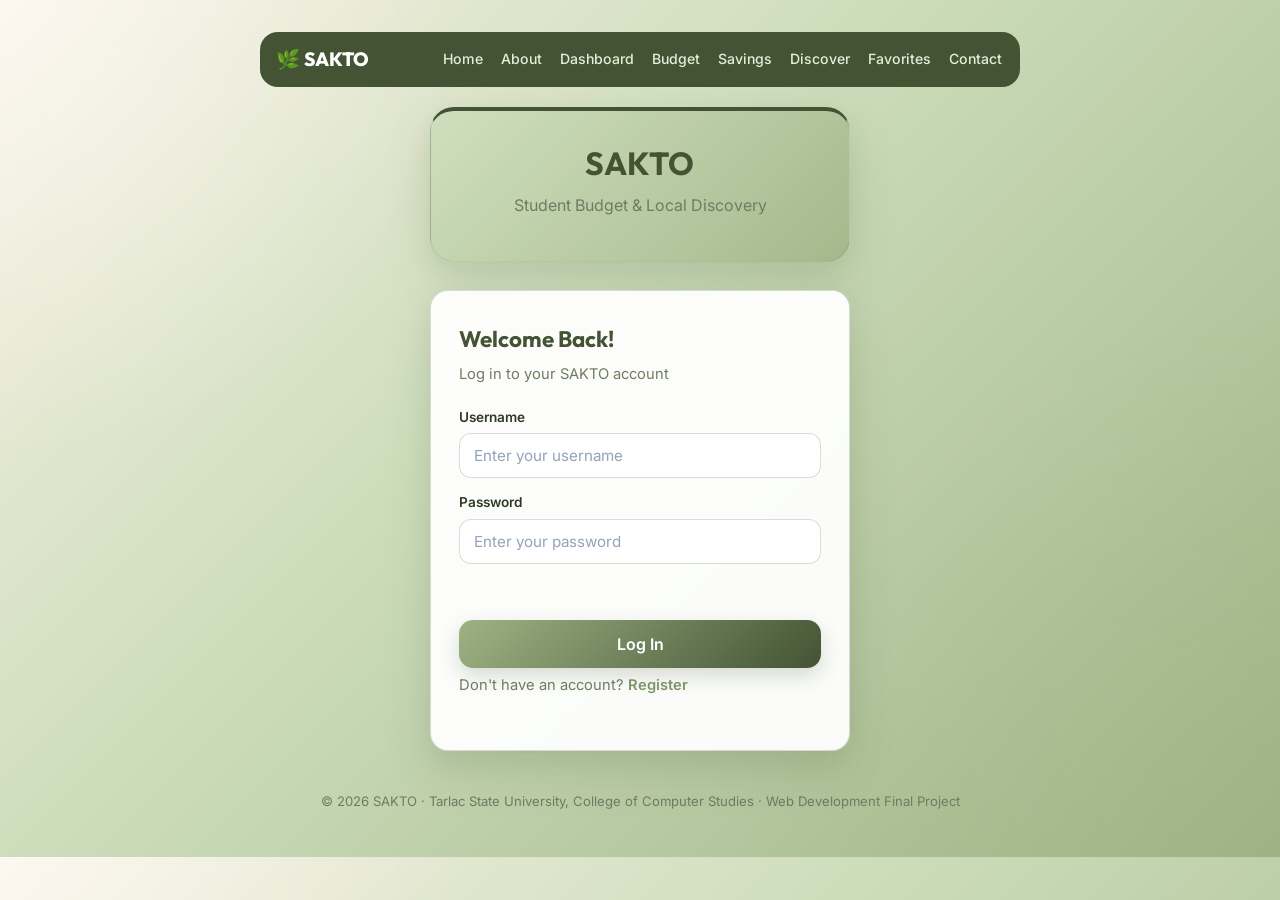
<file: login.html>
<!DOCTYPE html>
<html lang="en">
<head>
  <meta charset="UTF-8">
  <meta name="viewport" content="width=device-width, initial-scale=1.0">
  <title>SAKTO - Log In</title>
  <meta name="description" content="Log in to SAKTO to manage your student budget, savings and favorite local spots.">
  <meta property="og:title" content="SAKTO - Log In">
  <meta property="og:description" content="Log in to SAKTO to manage your student budget, savings and favorite local spots.">
  <meta property="og:image" content="assets/hero.svg">
  <meta property="og:type" content="website">
  <link rel="icon" type="image/svg+xml" href="assets/favicon.svg">
  <script src="app.js"></script>
  <link rel="stylesheet" href="style.css">
</head>
<body>
  <header class="site-header"><a class="brand-link" href="index.html">🌿 SAKTO</a><button type="button" class="nav-toggle" aria-label="Toggle menu" aria-expanded="false">☰</button><nav id="siteNav" aria-label="Main navigation"><a href="index.html">Home</a><a href="about.html">About</a><a href="dashboard.html">Dashboard</a><a href="budget.html">Budget</a><a href="savings.html">Savings</a><a href="local-discovery.html">Discover</a><a href="favorites.html">Favorites</a><a href="contact.html">Contact</a></nav></header>

  <div role="main" class="container">
    <div class="logo">
      <p class="brand-name">SAKTO</p>
      <p>Student Budget & Local Discovery</p>
    </div>

    <div class="form-box">
      <h1>Welcome Back!</h1>
      <p>Log in to your SAKTO account</p>

      <form id="loginForm">
        <label>Username</label>
        <input type="text" placeholder="Enter your username" required>

        <label>Password</label>
        <input type="password" placeholder="Enter your password" required>

        <p class="form-error" id="formError" role="alert"></p>
        <button type="submit">Log In</button>
      </form>

      <p class="switch">
        Don't have an account?
        <a href="register.html">Register</a>
      </p>
    </div>
  </div>
<footer class="site-footer"><p>© 2026 SAKTO · Tarlac State University, College of Computer Studies · Web Development Final Project</p></footer>
</body>
</html>
</file>
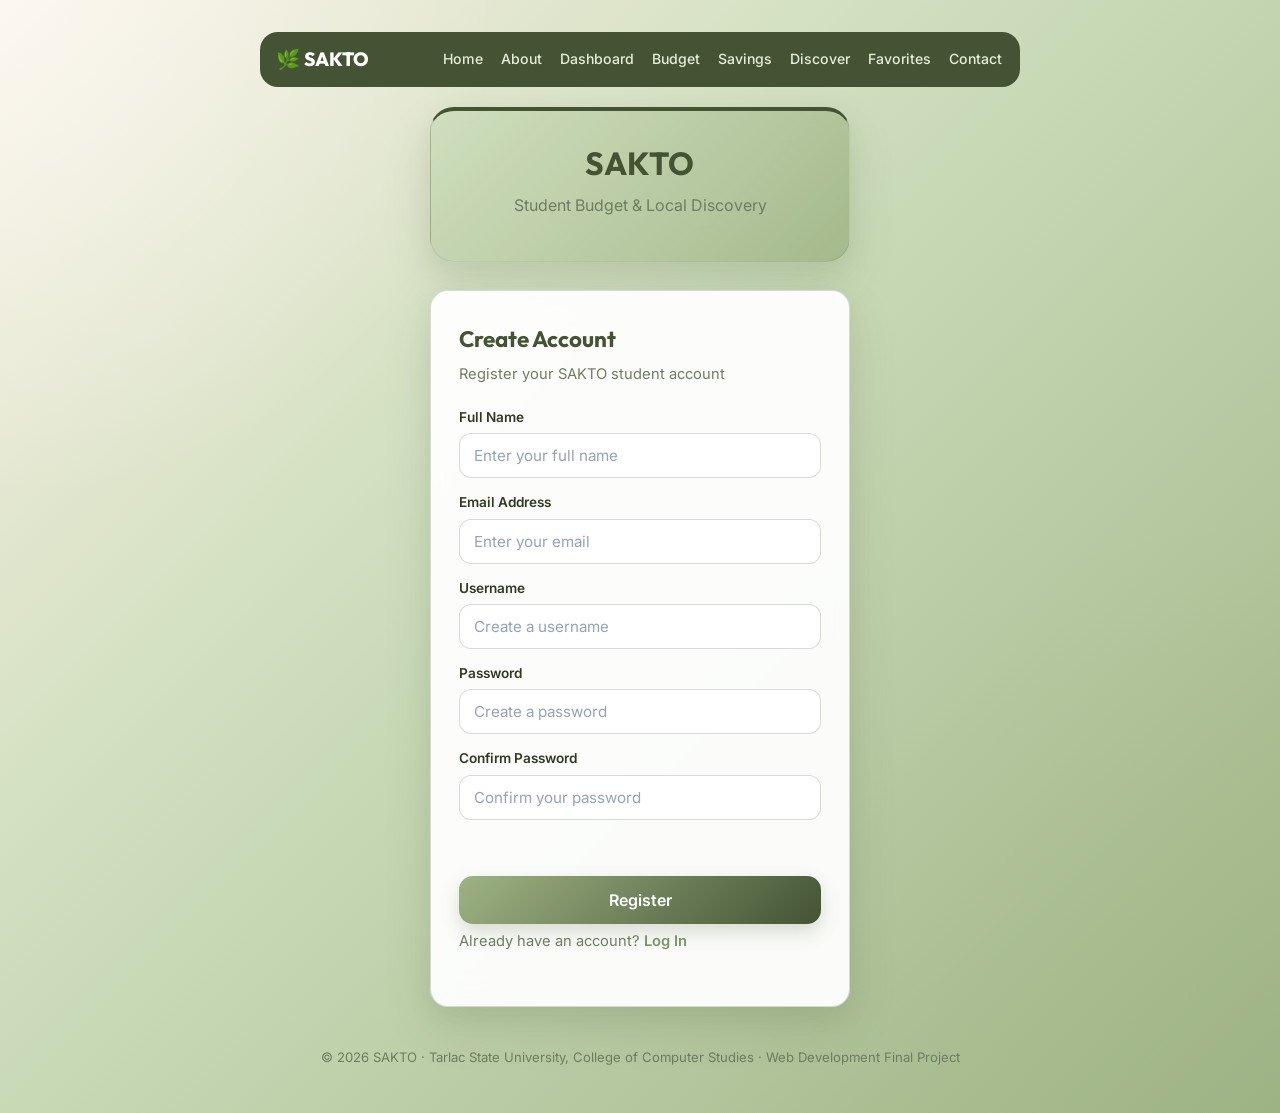
<file: register.html>
<!DOCTYPE html>
<html lang="en">
<head>
  <meta charset="UTF-8">
  <meta name="viewport" content="width=device-width, initial-scale=1.0">
  <title>SAKTO - Create Account</title>
  <meta name="description" content="Create a free SAKTO student account to track your budget, savings and favorite places.">
  <meta property="og:title" content="SAKTO - Create Account">
  <meta property="og:description" content="Create a free SAKTO student account to track your budget, savings and favorite places.">
  <meta property="og:image" content="assets/hero.svg">
  <meta property="og:type" content="website">
  <link rel="icon" type="image/svg+xml" href="assets/favicon.svg">
  <script src="app.js"></script>
  <link rel="stylesheet" href="style.css">
</head>
<body>
  <header class="site-header"><a class="brand-link" href="index.html">🌿 SAKTO</a><button type="button" class="nav-toggle" aria-label="Toggle menu" aria-expanded="false">☰</button><nav id="siteNav" aria-label="Main navigation"><a href="index.html">Home</a><a href="about.html">About</a><a href="dashboard.html">Dashboard</a><a href="budget.html">Budget</a><a href="savings.html">Savings</a><a href="local-discovery.html">Discover</a><a href="favorites.html">Favorites</a><a href="contact.html">Contact</a></nav></header>

  <div role="main" class="container">
    <div class="logo">
      <p class="brand-name">SAKTO</p>
      <p>Student Budget & Local Discovery</p>
    </div>

    <div class="form-box">
      <h1>Create Account</h1>
      <p>Register your SAKTO student account</p>

      <form id="registerForm">
        <label>Full Name</label>
        <input type="text" placeholder="Enter your full name" required>

        <label>Email Address</label>
        <input type="email" placeholder="Enter your email" required>

        <label>Username</label>
        <input type="text" placeholder="Create a username" required>

        <label>Password</label>
        <input type="password" placeholder="Create a password" required>

        <label>Confirm Password</label>
        <input type="password" placeholder="Confirm your password" required>

        <p class="form-error" id="formError" role="alert"></p>
        <button type="submit">Register</button>
      </form>

      <p class="switch">
        Already have an account?
        <a href="login.html">Log In</a>
      </p>
    </div>
  </div>
<footer class="site-footer"><p>© 2026 SAKTO · Tarlac State University, College of Computer Studies · Web Development Final Project</p></footer>
</body>
</html>
</file>
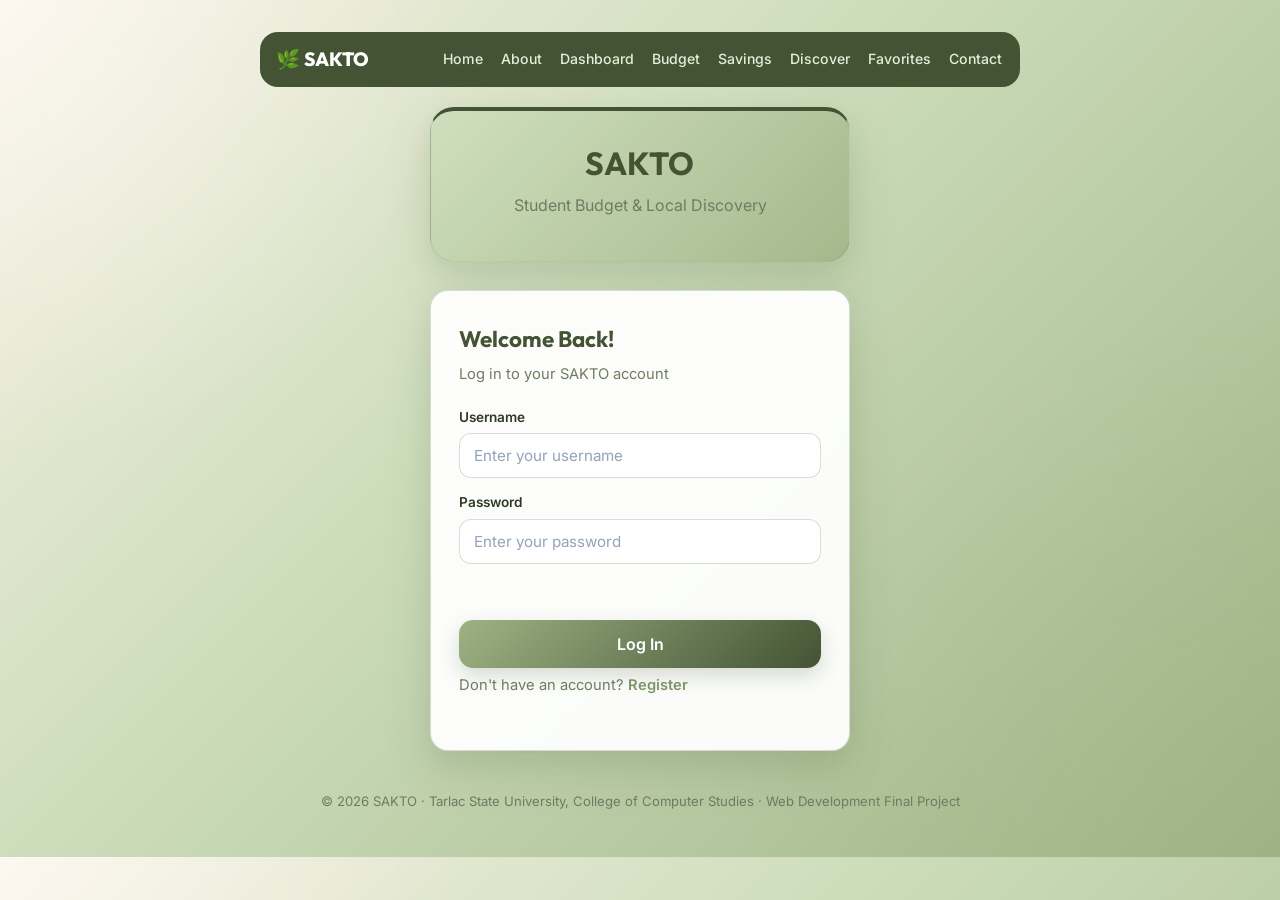
<file: savings.html>
<!DOCTYPE html>
<html lang="en">
<head>
  <meta charset="UTF-8">
  <meta name="viewport" content="width=device-width, initial-scale=1.0">
  <title>SAKTO - Savings</title>
  <meta name="description" content="Log leftover weekly or monthly money and watch your total savings grow.">
  <meta property="og:title" content="SAKTO - Savings">
  <meta property="og:description" content="Log leftover weekly or monthly money and watch your total savings grow.">
  <meta property="og:image" content="assets/hero.svg">
  <meta property="og:type" content="website">
  <link rel="icon" type="image/svg+xml" href="assets/favicon.svg">
  <script src="app.js"></script>
  <link rel="stylesheet" href="style.css">
</head>
<body data-protected="true">
  <header class="site-header"><a class="brand-link" href="index.html">🌿 SAKTO</a><button type="button" class="nav-toggle" aria-label="Toggle menu" aria-expanded="false">☰</button><nav id="siteNav" aria-label="Main navigation"><a href="index.html">Home</a><a href="about.html">About</a><a href="dashboard.html">Dashboard</a><a href="budget.html">Budget</a><a href="savings.html">Savings</a><a href="local-discovery.html">Discover</a><a href="favorites.html">Favorites</a><a href="contact.html">Contact</a></nav></header>

  <div role="main" class="container wide-container">
    <div class="logo">
      <p class="brand-name">SAKTO</p>
      <p>Student Budget & Local Discovery</p>
    </div>

    <div class="page-box">
      <h1>🐷 Savings</h1>
      <p class="page-description">
        Log your leftover money each week or month and watch it add up.
      </p>

      <div class="budget-summary savings-summary">
        <div class="budget-card">
          <h3>Total Saved</h3>
          <p id="total-saved">₱0.00</p>
        </div>
        <div class="budget-card">
          <h3>Entries Logged</h3>
          <p id="entry-count">0</p>
        </div>
      </div>

      <div class="section-card">
        <h3>Add Savings</h3>
        <form id="savings-form">
          <label>Amount Saved</label>
          <input type="number" id="savings-amount" placeholder="₱0.00" min="0" step="0.01" required>

          <label>Period</label>
          <select id="savings-period" required>
            <option value="">Select Period</option>
            <option>Weekly</option>
            <option>Monthly</option>
          </select>

          <label>Label (optional)</label>
          <input type="text" id="savings-label" placeholder="e.g. Week 1, or June">

          <button type="submit">Add Savings</button>
        </form>
      </div>

      <div class="section-card">
        <h3>Savings History</h3>
        <div id="savings-list">
          <div class="expense-item" id="empty-savings-msg">
            <div>
              <strong>No savings logged yet</strong>
              <small>Add your leftover money above to start tracking it.</small>
            </div>
            <span>₱0.00</span>
          </div>
        </div>
      </div>

      <div class="page-navigation">
        <a href="dashboard.html">← Back to Dashboard</a>
      </div>
    </div>
  </div>

  <script>
    const form = document.getElementById('savings-form');
    const amountInput = document.getElementById('savings-amount');
    const periodInput = document.getElementById('savings-period');
    const labelInput = document.getElementById('savings-label');
    const savingsList = document.getElementById('savings-list');
    const emptyMsg = document.getElementById('empty-savings-msg');

    const totalSavedEl = document.getElementById('total-saved');
    const entryCountEl = document.getElementById('entry-count');

    function formatPeso(num) {
      return SAKTO.cur() + num.toLocaleString('en-PH', { minimumFractionDigits: 2, maximumFractionDigits: 2 });
    }

    // In-memory fallback in case localStorage is unavailable (e.g. some
    // browsers block it when a page is opened directly from disk via file://)
    let memorySavings = [];
    let storageWorks = true;

    function loadSavings() {
      if (!storageWorks) return memorySavings;
      try {
        const saved = localStorage.getItem('sakto-savings');
        return saved ? JSON.parse(saved) : [];
      } catch (err) {
        storageWorks = false;
        return memorySavings;
      }
    }

    function saveSavings(entries) {
      if (!storageWorks) {
        memorySavings = entries;
        return;
      }
      try {
        localStorage.setItem('sakto-savings', JSON.stringify(entries));
      } catch (err) {
        storageWorks = false;
        memorySavings = entries;
      }
    }

    function render() {
      const entries = loadSavings();

      savingsList.innerHTML = '';

      if (entries.length === 0) {
        savingsList.appendChild(emptyMsg);
      } else {
        entries.slice().reverse().forEach(entry => {
          const item = document.createElement('div');
          item.className = 'expense-item';
          const label = entry.label ? entry.label : entry.period;
          item.innerHTML = `
            <div>
              <strong>${SAKTO.esc(label)}</strong>
              <small>${SAKTO.esc(entry.period)}</small>
            </div>
            <span>${formatPeso(entry.amount)}</span>
          `;
          savingsList.appendChild(item);
        });
      }

      const total = entries.reduce((sum, e) => sum + e.amount, 0);
      totalSavedEl.textContent = formatPeso(total);
      entryCountEl.textContent = entries.length;
    }

    form.addEventListener('submit', function (e) {
      e.preventDefault();

      const amount = parseFloat(amountInput.value);
      const period = periodInput.value;
      const label = labelInput.value.trim();

      if (isNaN(amount) || amount <= 0 || !period) return;

      const entries = loadSavings();
      entries.push({ amount, period, label, time: Date.now() });
      saveSavings(entries);

      form.reset();
      render();
    });

    render();
  </script>
<footer class="site-footer"><p>© 2026 SAKTO · Tarlac State University, College of Computer Studies · Web Development Final Project</p></footer>
</body>
</html>
</file>
<file: style.css>
/* =========================================================
   SAKTO — Student Budget & Local Discovery
   ========================================================= */

@import url('https://fonts.googleapis.com/css2?family=Outfit:wght@400;500;600;700;800&family=Inter:wght@400;500;600&display=swap');

:root {
  --bg: #FAF1E4;

  --surface: rgba(250,241,228,.90);

  --primary: #435334;
  --primary-dark: #324026;

  --accent: #9EB384;
  --accent-dark: #7E9467;

  --text: #2F3A25;
  --muted: #6F7C62;

  --border: rgba(67,83,52,.12);

  --danger: #B85450;

  --radius: 18px;

  --shadow:
    0 10px 25px rgba(67,83,52,.08),
    0 20px 50px rgba(67,83,52,.12);
}

* { box-sizing: border-box; }

body {
  margin: 0;
  padding: 32px 16px;

  background:
radial-gradient(
circle at top left,
rgba(255,255,255,.45),
transparent 30%
),

radial-gradient(
circle at bottom right,
rgba(158,179,132,.25),
transparent 35%
),

linear-gradient(
135deg,
#FAF1E4 0%,
#CEDEBD 40%,
#9EB384 100%
);

  color: var(--text);

  font-family: 'Inter', system-ui, sans-serif;

  line-height: 1.5;

  display: flex;
  justify-content: center;
}

h1,
h2,
h3 {
  font-family: 'Outfit', sans-serif;
  color: var(--primary);
  margin: 0;
}

a { color: var(--primary); }

.hidden { display: none !important; }

/* ---------- Containers ---------- */

.container {
  width: 100%;
  max-width: 420px;
}

.wide-container {
  max-width: 760px;
}

/* ---------- Logo ---------- */

.logo {
  text-align: center;

  margin-bottom: 28px;

  background:
  linear-gradient(
    135deg,
    rgba(206,222,189,.95),
    rgba(158,179,132,.85)
  );

  backdrop-filter: blur(14px);

  border: 1px solid rgba(67,83,52,.12);

  border-top: 4px solid #435334;

  border-radius: 24px;

  padding: 28px;

  box-shadow: var(--shadow);
}
.logo h1 {
  font-size: 2rem;
  letter-spacing: .5px;
}

.logo p {
  margin-top: 6px;
  color: var(--muted);
}

/* ---------- Auth forms (register / login) ---------- */

.form-box {
  background: rgba(255,255,255,.94);

  backdrop-filter: blur(14px);

  border: 1px solid rgba(67,83,52,.2);

  border-radius: var(--radius);

  box-shadow: var(--shadow);

  padding: 32px 28px;
}
.form-box h2 {
  font-size: 1.4rem;
}

.form-box > p {
  color: var(--muted);
  margin: 6px 0 22px;
  font-size: 0.92rem;
}

form { display: flex; flex-direction: column; gap: 14px; }

label {
  font-size: 0.85rem;
  font-weight: 600;
  color: var(--text);
  margin-bottom: -8px;
}

input,
select {
  width: 100%;
  padding: 12px 14px;

  border: 1px solid rgba(67,83,52,.2);

  border-radius: 12px;

  font-family: inherit;
  font-size: .95rem;

  color: var(--text);

  background: rgba(255,255,255,.9);

  transition: .2s ease;
}

input::placeholder {
  color: #94A3B8;
}

input:focus,
select:focus {
  outline: none;

  border-color: var(--primary);

  box-shadow:
    0 0 0 4px rgba(67,83,52,.15);
}

button {
  cursor: pointer;
  font-family: 'Inter', system-ui, sans-serif;
  border: none;
  border-radius: 10px;
}

form button[type="submit"] {
  margin-top: 8px;

  padding: 14px;

  width: 100%;

  background:
  linear-gradient(
    135deg,
    #9EB384,
    #435334
  );

  color: white;

  font-size: 1rem;
  font-weight: 600;

  border: none;

  border-radius: 14px;

  cursor: pointer;

  box-shadow:
    0 8px 20px rgba(67,83,52,.20);

  transition:
    transform .25s ease,
    box-shadow .25s ease,
    filter .25s ease;
}
form button[type="submit"]:hover {

  transform: translateY(-3px);

  filter: brightness(1.08);

  box-shadow:
    0 15px 30px rgba(67,83,52,.25);
}
form button[type="submit"]:active {

  transform: translateY(0);

  box-shadow:
    0 5px 12px rgba(67,83,52,.18);
}

.switch a {
  color: var(--accent-dark);
  font-weight: 600;
  text-decoration: none;
}

.switch a:hover { text-decoration: underline; }

/* ---------- Dashboard ---------- */

.dashboard {
  background:
  linear-gradient(
    135deg,
    rgba(250,241,228,.92),
    rgba(206,222,189,.88)
  );

  backdrop-filter: blur(14px);

  border: 1px solid rgba(67,83,52,.12);

  border-radius: var(--radius);

  box-shadow: var(--shadow);

  padding: 36px 28px;

  text-align: center;
}
.dashboard h2 { font-size: 1.5rem; }

.dashboard-description,
#welcomeMessage {
  color: var(--muted);
  margin: 8px 0 26px;
  font-size: 0.92rem;
}

.dashboard-buttons {
  display: grid;
  grid-template-columns: 1fr 1fr;
  gap: 12px;
}

.dashboard-buttons button {
  padding: 18px 12px;

  background: #FAF1E4;

  border: 1px solid rgba(67,83,52,.12);

  color: #435334;

  font-size: .95rem;
  font-weight: 600;

  transition: .2s ease;
}

.dashboard-buttons button:hover {
  background: rgba(255,255,255,.95);

  border-color: var(--primary);

  transform: translateY(-2px);
}

.dashboard-buttons button:active { transform: scale(0.97); }

.dashboard-buttons .logout {
  grid-column: 1 / -1;
  background: transparent;
  border: 1.5px solid var(--danger);
  color: var(--danger);
}

.dashboard-buttons .logout:hover { background: rgba(217, 87, 99, 0.08); }

/* ---------- Generic content page shell ---------- */

.page-box {
  background:
  linear-gradient(
    135deg,
    rgba(250,241,228,.95),
    rgba(206,222,189,.90)
  );}
.page-box h2 { font-size: 1.4rem; }

.page-description {
  color: var(--muted);
  margin: 6px 0 24px;
  font-size: 0.92rem;
}

.section-card {
  background: rgba(250,241,228,.92);

  border: 1px solid rgba(67,83,52,.12);

  border-radius: var(--radius);

  padding: 20px;

  margin-top: 20px;
}
.section-card h3 {
  font-size: 1.05rem;
  margin-bottom: 14px;
}

.page-navigation {
  margin-top: 26px;
  text-align: center;
}

.page-navigation a {
  font-size: 0.9rem;
  font-weight: 600;
  text-decoration: none;
}

.page-navigation a:hover { text-decoration: underline; }

/* ---------- Budget tracker ---------- */

.budget-summary {
  display: grid;
  grid-template-columns: repeat(3, 1fr);
  gap: 12px;
}

.budget-card {
  background:
  linear-gradient(
    135deg,
    rgba(206,222,189,.70),
    rgba(250,241,228,.95)
  );

  border: 1px solid rgba(67,83,52,.12);

  border-radius: 14px;

  padding: 16px 10px;

  text-align: center;
}

.budget-card h3 {
  font-size: 0.75rem;
  font-weight: 600;
  color: var(--muted);
  text-transform: none;
  margin-bottom: 6px;
}

.budget-card p {
  font-size: 1.15rem;
  font-weight: 700;
  color: var(--primary);
  margin: 0;
}

.savings-summary {
  grid-template-columns: repeat(2, 1fr);
}

#total-budget-card {
  cursor: pointer;
  transition: background 0.15s ease;
}

#total-budget-card:hover {
  background: rgba(206,222,189,.6);
}

.budget-edit-input {
  width: 100%;
  padding: 4px 6px;
  border: 1.5px solid var(--primary);
  border-radius: 8px;
  font-family: inherit;
  font-size: 1.05rem;
  font-weight: 700;
  color: var(--primary);
  text-align: center;
  background: var(--surface);
}

.budget-edit-input:focus {
  outline: none;
}

.expense-item {
  display: flex;
  align-items: center;
  justify-content: space-between;
  padding: 12px 4px;
  border-bottom: 1px solid var(--border);
}

.expense-item:last-child { border-bottom: none; }

.expense-item strong {
  display: block;
  font-size: 0.94rem;
}

.expense-item small {
  color: var(--muted);
  font-size: 0.8rem;
}

.expense-item span {
  font-weight: 700;
  color: var(--primary);
}

/* ---------- Local discovery ---------- */

.search-box {
  display: flex;
  gap: 8px;
  margin-bottom: 18px;
}

.search-box input {
  flex: 1;
}

.search-box button {
  padding: 0 20px;
  background: var(--accent);
  color: var(--primary-dark);
  font-weight: 600;
  font-size: 0.9rem;
}

.search-box button:hover { background: var(--accent-dark); }

.category-list {
  display: flex;
  flex-wrap: wrap;
  gap: 8px;
  margin-bottom: 22px;
}

.category-list a {
  padding: 8px 14px;
  border: 1.5px solid var(--border);
  border-radius: 999px;
  font-size: 0.85rem;
  font-weight: 500;
  text-decoration: none;
  color: var(--text);
  transition: border-color 0.15s ease, color 0.15s ease;
}

.category-list a:hover {
  border-color: var(--primary);
  color: var(--primary);
}

.places-grid {
  display: grid;
  grid-template-columns: 1fr 1fr;
  gap: 14px;
}

.place-card {
  background: rgba(250,241,228,.92);

  border: 1px solid rgba(67,83,52,.12);

  border-radius: var(--radius);

  padding: 18px;

  text-align: center;
}

.place-icon { font-size: 1.8rem; margin-bottom: 8px; }

.place-card h3 { font-size: 1rem; }

.place-card p {
  color: var(--muted);
  font-size: 0.85rem;
  margin: 6px 0 10px;
}

.place-card .price {
  display: inline-block;
  background: var(--bg);
  color: var(--primary);
  font-size: 0.78rem;
  font-weight: 600;
  padding: 4px 10px;
  border-radius: 999px;
}

.favorite-link {
  display: block;
  margin-top: 12px;
  font-size: 0.85rem;
  font-weight: 600;
  text-decoration: none;
  color: var(--accent-dark);
}

.favorite-link:hover { text-decoration: underline; }

/* ---------- Favorites ---------- */

.favorite-list {
  display: flex;
  flex-direction: column;
  gap: 12px;
}

.favorite-card {
  display: flex;
  align-items: center;
  gap: 14px;
  border: 1.5px solid var(--border);
  border-radius: var(--radius);
  padding: 14px 16px;
}

.favorite-icon { font-size: 1.6rem; }

.favorite-info { flex: 1; }

.favorite-info h3 { font-size: 0.98rem; }

.favorite-info p {
  color: var(--muted);
  font-size: 0.85rem;
  margin: 3px 0 4px;
}

.favorite-info span {
  font-size: 0.78rem;
  font-weight: 600;
  color: var(--primary);
}

.favorite-star {
  color: var(--accent);
  font-size: 1.3rem;
}

.empty-favorite {
  text-align: center;
  padding: 30px 16px;
  border: 1.5px dashed var(--border);
  border-radius: var(--radius);
  color: var(--muted);
}

.empty-favorite div { font-size: 1.8rem; margin-bottom: 8px; }

.empty-favorite h3 { color: var(--text); font-size: 1rem; }

.empty-favorite a {
  display: inline-block;
  margin-top: 10px;
  font-size: 0.85rem;
  font-weight: 600;
  text-decoration: none;
  color: var(--accent-dark);
}

.empty-favorite a:hover { text-decoration: underline; }

/* ---------- Responsive ---------- */

@media (max-width: 480px) {
  body { padding: 20px 12px; }
  .form-box, .page-box, .dashboard { padding: 24px 18px; }
  .places-grid { grid-template-columns: 1fr; }
  .budget-card p { font-size: 1rem; }
}

/* ---------- Accessibility ---------- */

@media (prefers-reduced-motion: reduce) {
  * { transition: none !important; }
}

button:focus-visible,
a:focus-visible {
  outline: 2px solid var(--primary);
  outline-offset: 2px;
}

/* ---------- Dashboard utility widgets ---------- */

.utility-greeting {
  background: linear-gradient(135deg, var(--primary), var(--primary-dark));
  color: #fff;
  padding: 18px 20px;
  border-radius: var(--radius);
  margin-bottom: 16px;
}

.utility-greeting h2 {
  margin: 0 0 4px 0;
  font-size: 1.1rem;
  color: #fff;
}

.utility-greeting p {
  margin: 0;
  font-size: 0.85rem;
  opacity: 0.85;
}

.profile-status {
  display: flex;
  align-items: center;
  justify-content: space-between;
  background: var(--surface);
  border: 1.5px solid var(--border);
  border-radius: var(--radius);
  padding: 14px 16px;
  margin-bottom: 16px;
}

.profile-status .profile-info {
  display: flex;
  align-items: center;
  gap: 10px;
}

.profile-status .avatar {
  width: 40px;
  height: 40px;
  border-radius: 50%;
  background: var(--accent);
  color: var(--primary-dark);
  display: flex;
  align-items: center;
  justify-content: center;
  font-weight: 700;
  flex-shrink: 0;
}

.profile-status strong {
  font-size: 0.95rem;
}

.profile-status small {
  color: #3E9B5C;
  font-weight: 600;
  font-size: 0.8rem;
}

.profile-status a {
  font-size: 0.85rem;
  color: var(--danger);
  text-decoration: none;
  font-weight: 600;
}

.profile-status a:hover {
  text-decoration: underline;
}

.activity-feed {
  background: var(--surface);
  border: 1.5px solid var(--border);
  border-radius: var(--radius);
  padding: 18px 20px;
  margin-top: 20px;
}

.activity-feed h3 {
  margin-top: 0;
  font-size: 1.05rem;
}

.activity-item {
  display: flex;
  justify-content: space-between;
  align-items: baseline;
  gap: 12px;
  padding: 10px 0;
  border-bottom: 1px solid var(--border);
  font-size: 0.88rem;
}

.activity-item:last-child { border-bottom: none; }

.activity-item .activity-time {
  color: var(--muted);
  font-size: 0.78rem;
  white-space: nowrap;
}

/* ---------- Settings card ---------- */

.settings-card {
  background: var(--surface);
  border: 1.5px solid var(--border);
  border-radius: var(--radius);
  padding: 18px 20px;
  margin-top: 20px;
}

.settings-card h3 {
  margin-top: 0;
  font-size: 1.05rem;
}

.settings-row {
  display: flex;
  align-items: center;
  justify-content: space-between;
  gap: 12px;
  padding: 12px 0;
  border-bottom: 1px solid var(--border);
}

.settings-row:last-child { border-bottom: none; }

.settings-row-label {
  font-size: 0.92rem;
}

.settings-row-label small {
  display: block;
  color: var(--muted);
  font-size: 0.78rem;
  margin-top: 2px;
}

.currency-select {
  padding: 6px 10px;
  border: 1.5px solid var(--border);
  border-radius: 8px;
  font-family: inherit;
  font-size: 0.85rem;
  color: var(--text);
  background: var(--surface);
}

/* Toggle switch — named .toggle-switch (not .switch) so it doesn't clash
   with the .switch class used for "Already have an account?" links */
.toggle-switch {
  position: relative;
  display: inline-block;
  width: 44px;
  height: 24px;
  flex-shrink: 0;
}

.toggle-switch input {
  opacity: 0;
  width: 0;
  height: 0;
}

.toggle-slider {
  position: absolute;
  cursor: pointer;
  top: 0;
  left: 0;
  right: 0;
  bottom: 0;
  background-color: #CEDEBD;
  transition: 0.2s;
  border-radius: 24px;
}

.toggle-slider:before {
  position: absolute;
  content: "";
  height: 18px;
  width: 18px;
  left: 3px;
  bottom: 3px;
  background-color: #fff;
  transition: 0.2s;
  border-radius: 50%;
}

.toggle-switch input:checked + .toggle-slider {
  background-color: #435334;
}

.toggle-switch input:checked + .toggle-slider:before {
  transform: translateX(20px);
}

/* Dark mode (currently applies to the dashboard page) */
body.dark-mode {
  background-color: #14181f;
  color: #EDEFF2;
}

body.dark-mode .settings-card,
body.dark-mode .activity-feed,
body.dark-mode .profile-status,
body.dark-mode .dashboard,
body.dark-mode .budget-card {
  background-color: #1E2530;
  border-color: #2C3644;
  color: #EDEFF2;
}

body.dark-mode .settings-row,
body.dark-mode .activity-item {
  border-bottom-color: #2C3644;
}

body.dark-mode .dashboard-buttons button {
  background-color: #1E2530;
  border-color: #2C3644;
  color: #EDEFF2;
}

body.dark-mode .settings-row-label small,
body.dark-mode .activity-item .activity-time,
body.dark-mode .dashboard-description {
  color: #9AA4B2;
}
/* ---------- Site shell, nav, footer ---------- */
body { flex-direction: column; align-items: center; }
.site-header, .site-footer { width: 100%; max-width: 760px; }
.site-header { display: flex; flex-wrap: wrap; align-items: center; justify-content: space-between; gap: 8px; background: var(--primary); border-radius: var(--radius); padding: 10px 16px; margin-bottom: 20px; }
.brand-link { color: #fff; font-family: 'Outfit', sans-serif; font-weight: 800; font-size: 1.2rem; text-decoration: none; }
.site-header nav { display: flex; flex-wrap: wrap; gap: 4px 14px; }
.site-header nav a { color: #E6EED9; text-decoration: none; font-size: .88rem; font-weight: 500; padding: 6px 2px; border-bottom: 2px solid transparent; }
.site-header nav a:hover, .site-header nav a[aria-current="page"] { color: #fff; border-bottom-color: var(--accent); }
.nav-toggle { display: none; background: transparent; color: #fff; font-size: 1.4rem; padding: 4px 10px; border: 1px solid rgba(255,255,255,.4); }
.site-header a:focus-visible, .nav-toggle:focus-visible { outline-color: #fff; }
.site-footer { text-align: center; color: var(--muted); font-size: .82rem; margin-top: 28px; }
.logo .brand-name { font-family: 'Outfit', sans-serif; font-size: 2rem; font-weight: 700; color: var(--primary); letter-spacing: .5px; margin: 0; }
.form-box h1, .page-box h1, .dashboard h1 { font-size: 1.4rem; }
img { max-width: 100%; height: auto; }

/* ---------- Landing / about / contact ---------- */
.hero { display: grid; grid-template-columns: 1.1fr 1fr; gap: 24px; align-items: center; }
.hero h1 { font-size: 1.8rem; }
.hero .cta { display: inline-block; margin-top: 14px; padding: 12px 22px; background: var(--primary); color: #fff; border-radius: 12px; text-decoration: none; font-weight: 600; }
.hero .cta.alt { background: transparent; color: var(--primary); border: 1.5px solid var(--primary); margin-left: 8px; }
.feature-grid { display: grid; grid-template-columns: repeat(auto-fit, minmax(190px, 1fr)); gap: 14px; margin-top: 20px; }
.feature-grid article { background: rgba(250,241,228,.92); border: 1px solid var(--border); border-radius: var(--radius); padding: 16px; }
.feature-grid h3 { font-size: 1rem; margin-bottom: 6px; }
.prose p, .prose li { color: var(--text); font-size: .94rem; }
details { border-bottom: 1px solid var(--border); padding: 10px 0; }
summary { cursor: pointer; font-weight: 600; }
.form-error { min-height: 20px; margin: 0; font-size: .85rem; font-weight: 600; color: var(--danger); }
.form-error.ok { color: #3E7B4C; }
textarea { width: 100%; padding: 12px 14px; border: 1px solid var(--border); border-radius: 12px; font: inherit; }

/* ---------- Fixes ---------- */
.budget-input-row button, .search-box button { background: var(--accent); color: var(--primary-dark); font-weight: 600; }
.dashboard-buttons a { display: block; text-decoration: none; }
.dashboard-buttons button { width: 100%; }
body.dark-mode .page-box, body.dark-mode .form-box, body.dark-mode .section-card, body.dark-mode .place-card { background: #1E2530; color: #EDEFF2; border-color: #2C3644; }
body.dark-mode h1, body.dark-mode h2, body.dark-mode h3 { color: #CEDEBD; }

/* ---------- Responsive ---------- */
@media (max-width: 768px) { .hero { grid-template-columns: 1fr; } .wide-container { max-width: 100%; } }
@media (max-width: 600px) {
  .nav-toggle { display: block; }
  .site-header nav { display: none; width: 100%; flex-direction: column; }
  .site-header nav.open { display: flex; }
  .budget-summary { grid-template-columns: 1fr; }
  .dashboard-buttons { grid-template-columns: 1fr; }
  .hero .cta.alt { margin: 10px 0 0; }
}
</file>
